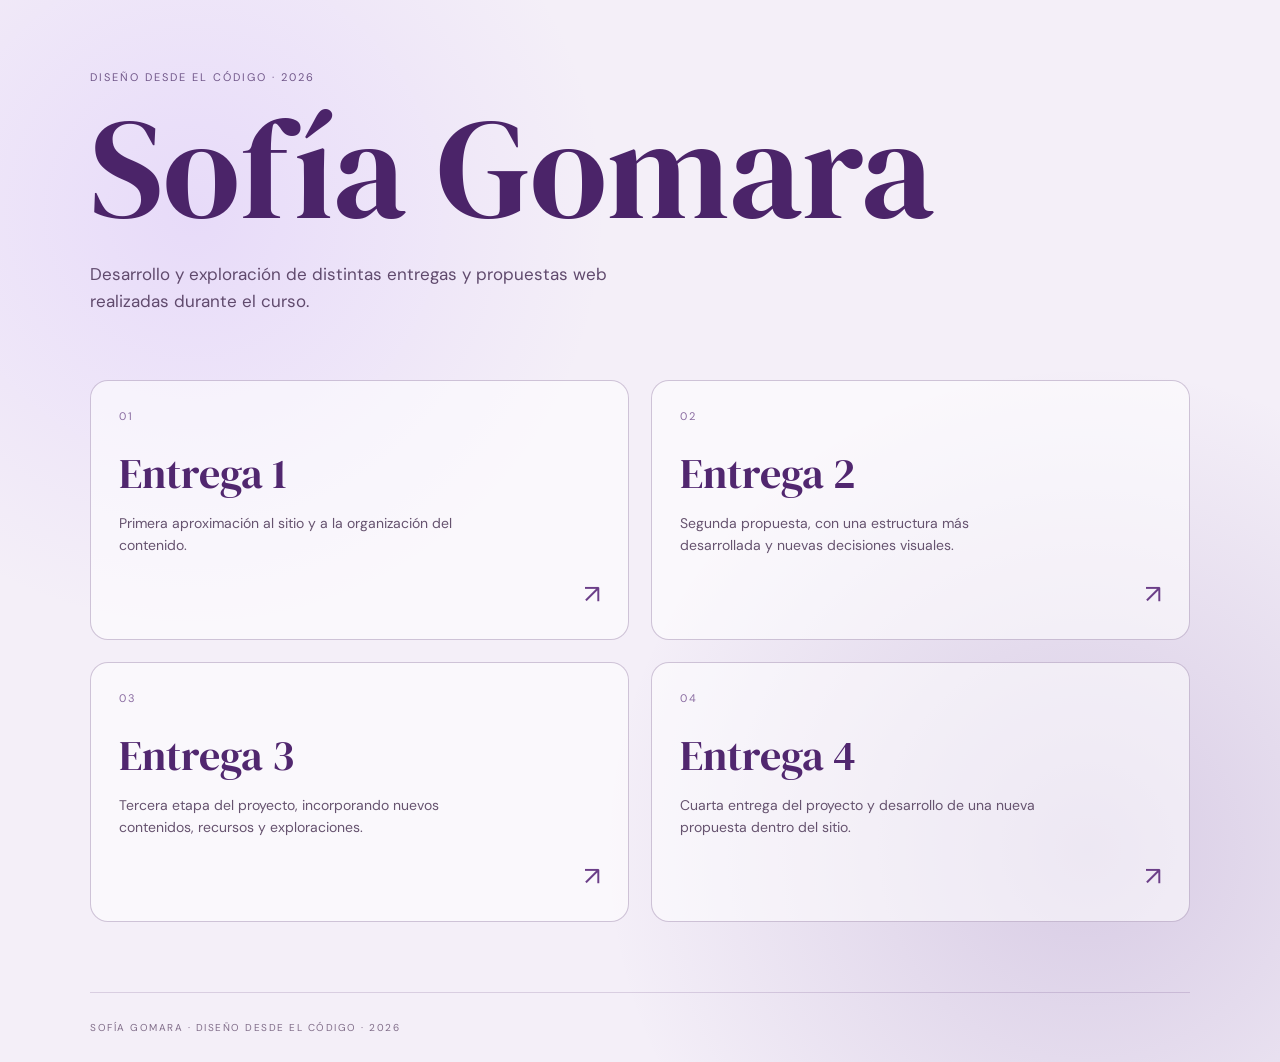
<file: index.html>
<!DOCTYPE html>
<html lang="es">

<head>
  <meta charset="UTF-8">
  <meta name="viewport" content="width=device-width, initial-scale=1.0">

  <title>Sofía Gomara · Diseño desde el Código</title>

  <link rel="stylesheet" href="./style.css?v=11">
</head>

<body>

  <main class="portada">

    <p class="curso">Diseño desde el Código · 2026</p>

    <h1>Sofía Gomara</h1>

    <p class="bajada">
      Desarrollo y exploración de distintas entregas y propuestas web realizadas durante el curso.
    </p>

    <div class="versiones">

      <!-- ENTREGA 1 -->
      <a class="tarjeta" href="entrega 1/index.html">

        <span class="numero">01</span>

        <div>
          <h2>Entrega 1</h2>

          <p>
            Primera aproximación al sitio y a la organización del contenido.
          </p>
        </div>

        <span class="flecha">↗</span>

      </a>


      <!-- ENTREGA 2 -->
      <a class="tarjeta" href="entrega 2/index.html">

        <span class="numero">02</span>

        <div>
          <h2>Entrega 2</h2>

          <p>
            Segunda propuesta, con una estructura más desarrollada y nuevas decisiones visuales.
          </p>
        </div>

        <span class="flecha">↗</span>

      </a>


      <!-- ENTREGA 3 -->
      <a class="tarjeta" href="entrega 3/index.html">

        <span class="numero">03</span>

        <div>
          <h2>Entrega 3</h2>

          <p>
            Tercera etapa del proyecto, incorporando nuevos contenidos, recursos y exploraciones.
          </p>
        </div>

        <span class="flecha">↗</span>

      </a>


      <!-- ENTREGA 4 -->
      <a class="tarjeta" href="entrega 4/index.html">

        <span class="numero">04</span>

        <div>
          <h2>Entrega 4</h2>

          <p>
            Cuarta entrega del proyecto y desarrollo de una nueva propuesta dentro del sitio.
          </p>
        </div>

        <span class="flecha">↗</span>

      </a>

    </div>

  </main>


  <footer>
    Sofía Gomara · Diseño desde el Código · 2026
  </footer>

</body>

</html>
</file>
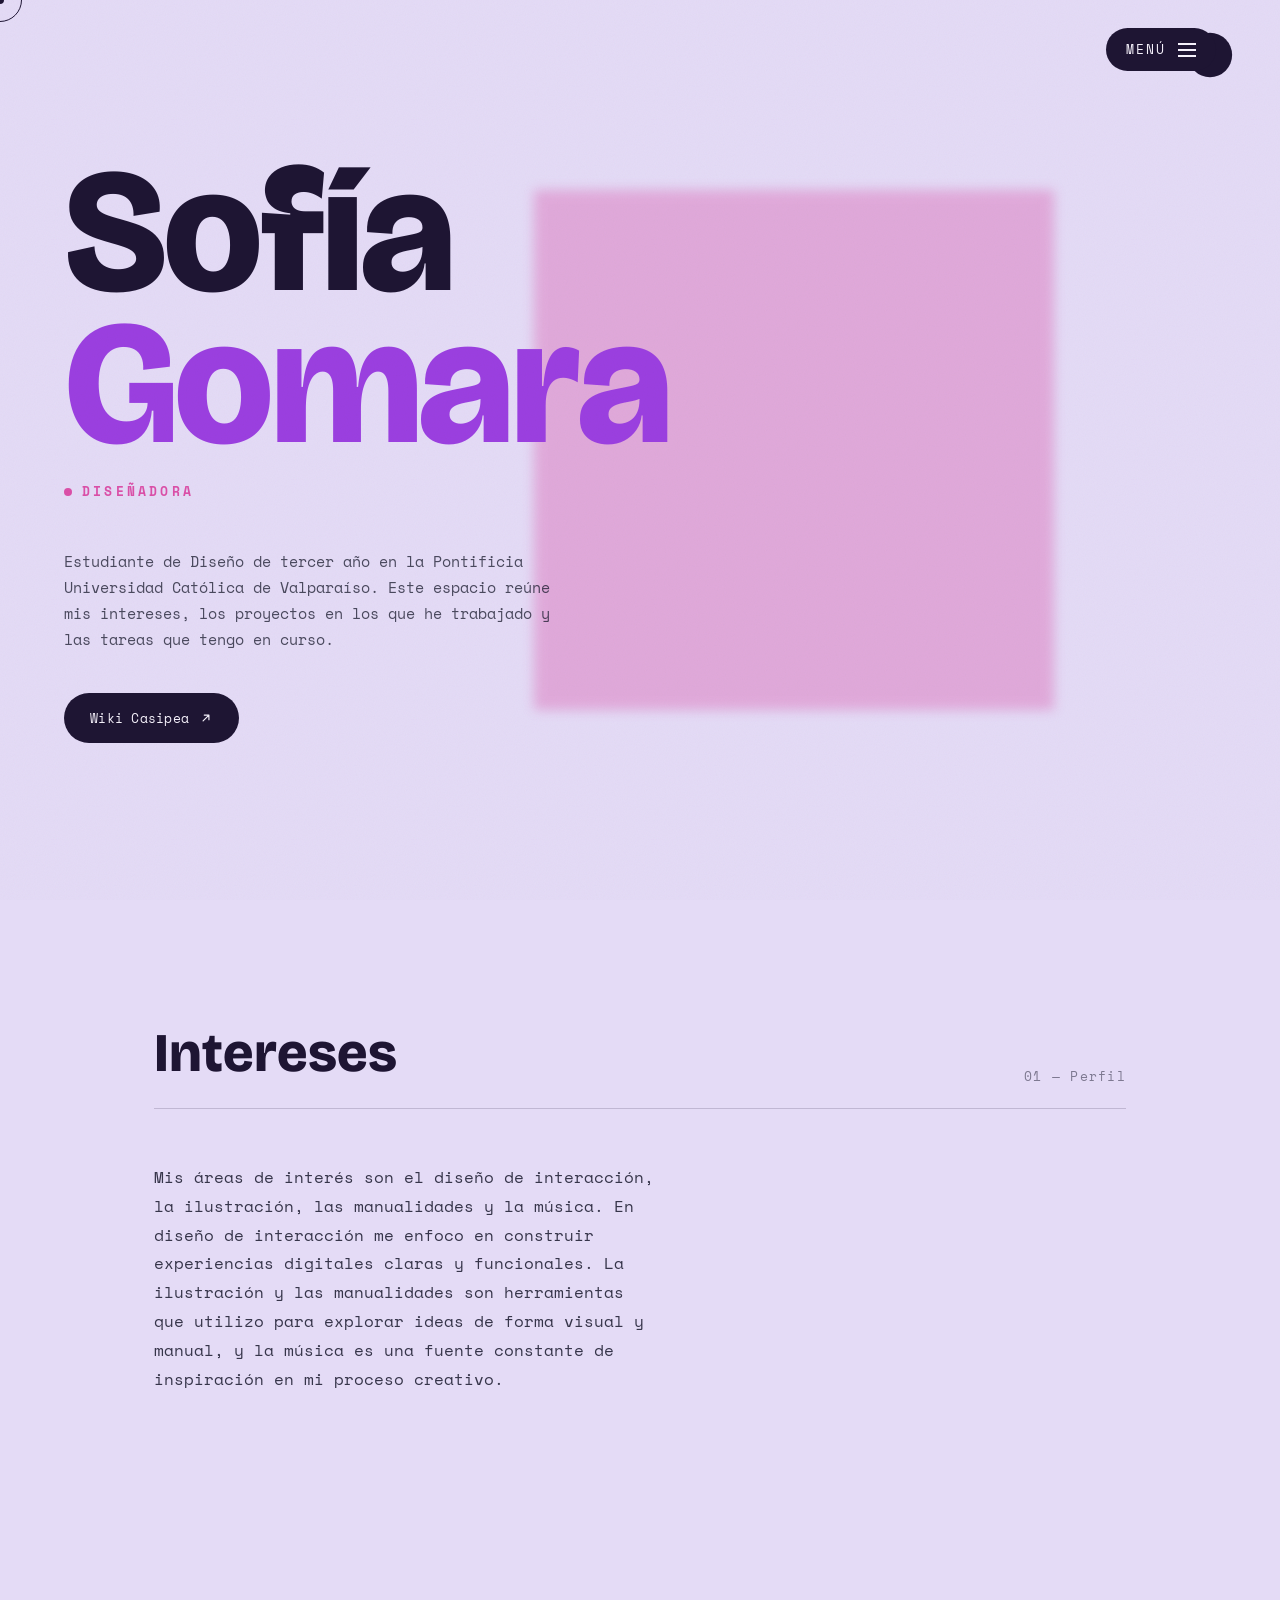
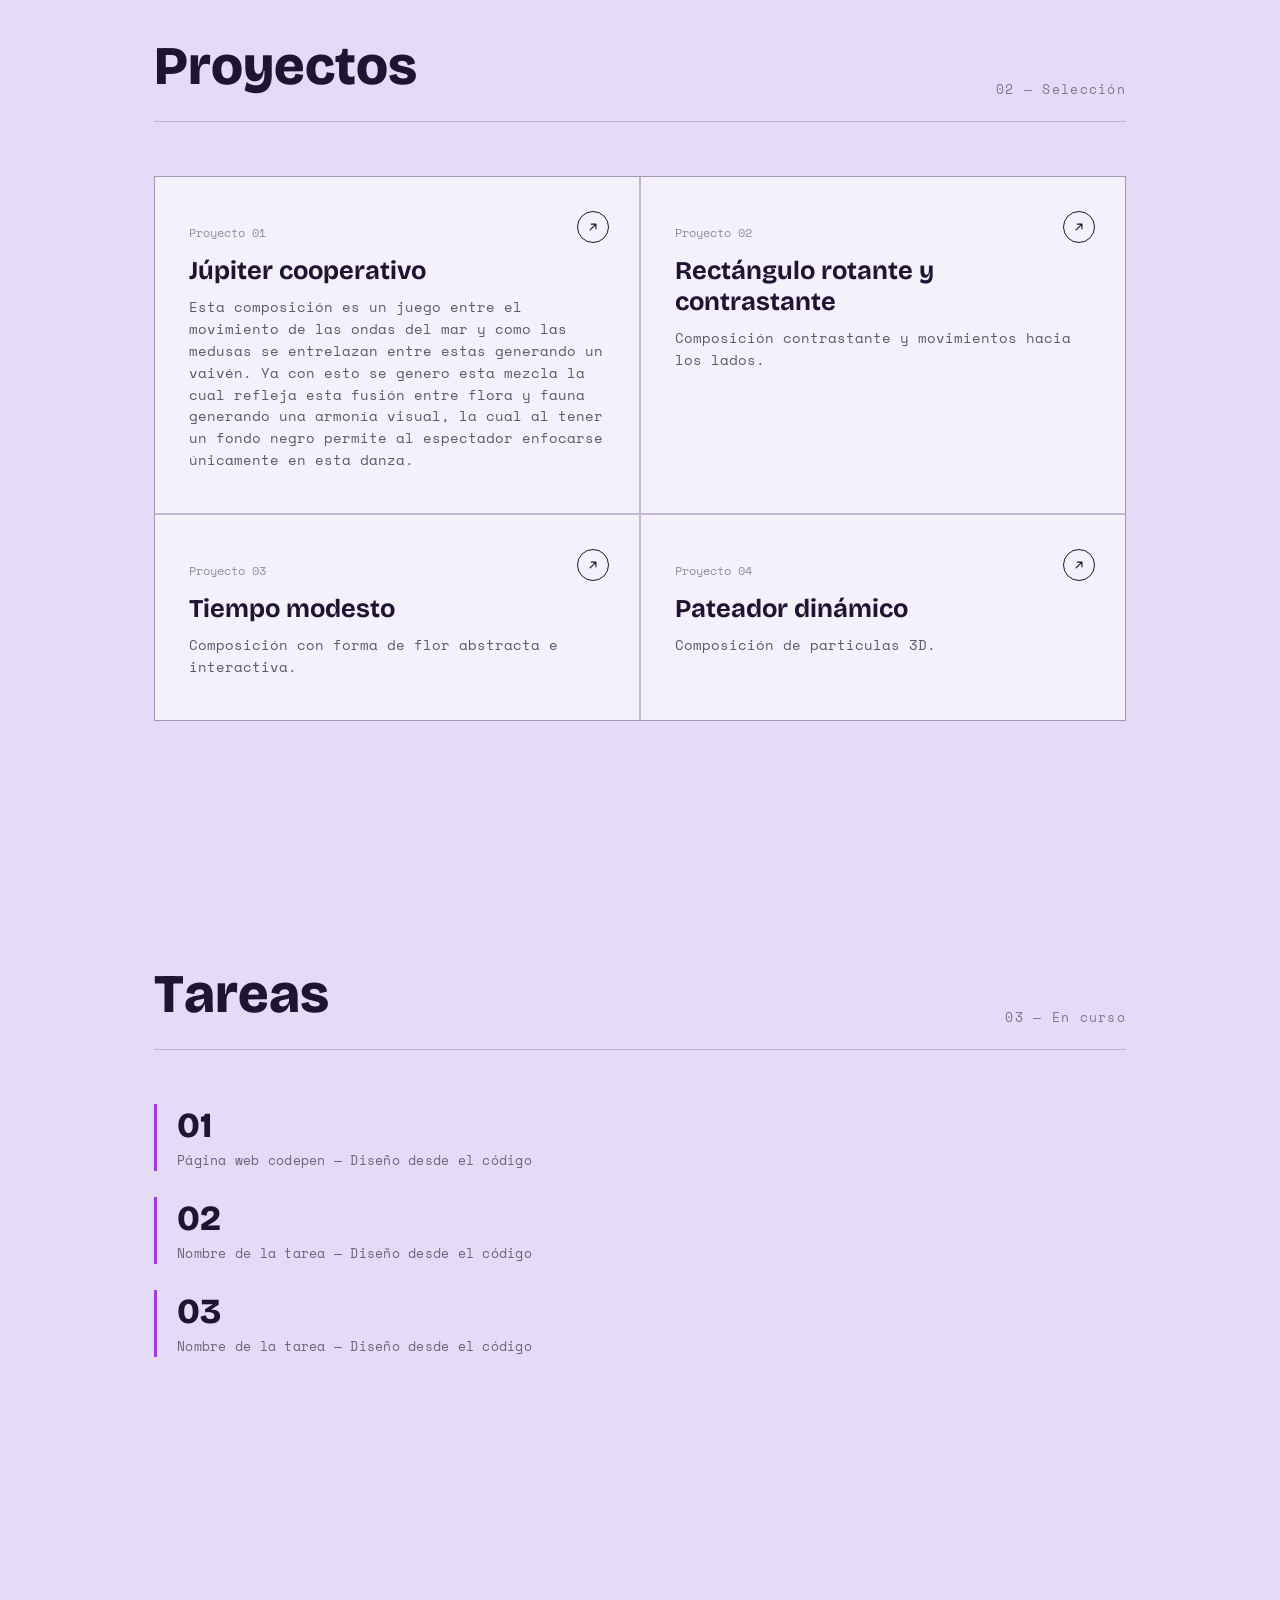
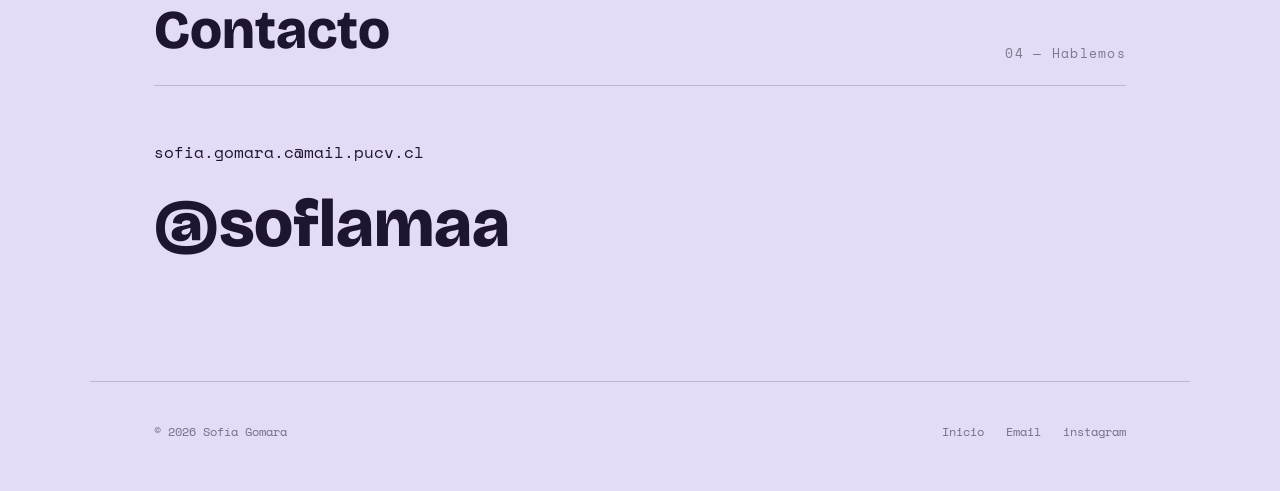
<file: entrega 1/index.html>
<!DOCTYPE html>
<html lang="es">
<head>
<meta charset="UTF-8">
<meta name="viewport" content="width=device-width, initial-scale=1.0">
<title>Sofía Gomara</title>
<link rel="preconnect" href="https://fonts.googleapis.com">
<link rel="preconnect" href="https://fonts.gstatic.com" crossorigin>
<link href="https://fonts.googleapis.com/css2?family=Bricolage+Grotesque:opsz,wght@12..96,400;12..96,500;12..96,700;12..96,800&family=Space+Mono:wght@400;700&display=swap" rel="stylesheet">
<link rel="stylesheet" href="style.css">
</head>
<body>

<div id="grain"></div>
<div id="cursor-dot"></div>
<div id="cursor-ring"></div>

<header>
  <button class="menu-toggle" id="menuToggle" aria-expanded="false" aria-controls="overlay">
    Menú
    <span class="bars"><span></span><span></span><span></span></span>
  </button>
</header>

<div id="overlay">
  <nav>
    <a href="#intereses" class="nav-link"><span>01</span>Intereses</a>
    <a href="#proyectos" class="nav-link"><span>02</span>Proyectos</a>
    <a href="#tareas" class="nav-link"><span>03</span>Tareas</a>
  </nav>
  <div class="overlay-foot">Sofía Gomara — Valparaíso, Chile</div>
</div>

<main>
  <section id="inicio">
    <div class="blob"></div>
    <div class="hero-name-wrap">
      <h1 class="hero-name" id="heroName"></h1>
    </div>
    <p class="eyebrow">Diseñadora</p>
    <p class="hero-sub">Estudiante de Diseño de tercer año en la Pontificia Universidad Católica de Valparaíso. Este espacio reúne mis intereses, los proyectos en los que he trabajado y las tareas que tengo en curso.</p>
    <div class="hero-actions">
      <a class="btn-link" id="magneticBtn" href="https://wiki.ead.pucv.cl/Sofia_gomara" target="_blank" rel="noopener">
        Wiki Casipea
        <svg viewBox="0 0 24 24" fill="none"><path d="M7 17L17 7M17 7H9M17 7V15" stroke="currentColor" stroke-width="2" stroke-linecap="round" stroke-linejoin="round"/></svg>
      </a>
    </div>
  </section>

  <section class="block" id="intereses">
    <div class="block-head">
      <h2>Intereses</h2>
      <span class="index">01 — Perfil</span>
    </div>
    <div class="about-grid">
      <div data-reveal="left">
        <p>Mis áreas de interés son el diseño de interacción, la ilustración, las manualidades y la música. En diseño de interacción me enfoco en construir experiencias digitales claras y funcionales. La ilustración y las manualidades son herramientas que utilizo para explorar ideas de forma visual y manual, y la música es una fuente constante de inspiración en mi proceso creativo.</p>
        
      </div>
      <div class="stat-list" data-reveal="right">
        
      
    </div>
  </section>

  <section class="block" id="proyectos">
    <div class="block-head">
      <h2>Proyectos</h2>
      <span class="index">02 — Selección</span>
    </div>
    <div class="work-grid">
      <a class="work-card" data-reveal="up" href="https://editor.p5js.org/soflamaa/sketches/pmYKbXhci" target="_blank" rel="noopener">
        <span class="wc-index">Proyecto 01</span>
        <h3>Júpiter cooperativo</h3>
        <p>Esta composición es un juego entre el movimiento de las ondas del
mar y como las medusas se entrelazan entre estas generando un
vaivén.
Ya con esto se genero esta mezcla la cual refleja esta fusión entre
flora y fauna generando una armonía visual, la cual al tener un fondo
negro permite al espectador enfocarse únicamente en esta danza.
</p>
        <div class="wc-arrow"><svg width="14" height="14" viewBox="0 0 24 24" fill="none"><path d="M7 17L17 7M17 7H9M17 7V15" stroke="#1E1533" stroke-width="2" stroke-linecap="round"/></svg></div>
      </a>
      <a class="work-card" data-reveal="up" href="https://editor.p5js.org/soflamaa/sketches/VrFbwadEr" target="_blank" rel="noopener">
        <span class="wc-index">Proyecto 02</span>
        <h3>Rectángulo rotante y contrastante</h3>
        <p>Composición contrastante y movimientos hacia los lados.</p>
        <div class="wc-arrow"><svg width="14" height="14" viewBox="0 0 24 24" fill="none"><path d="M7 17L17 7M17 7H9M17 7V15" stroke="#1E1533" stroke-width="2" stroke-linecap="round"/></svg></div>
      </a>
      <a class="work-card" data-reveal="up" href="https://editor.p5js.org/soflamaa/sketches/2BgbhHcT5" target="_blank" rel="noopener">
        <span class="wc-index">Proyecto 03</span>
        <h3>Tiempo modesto</h3>
        <p>Composición con forma de flor abstracta e interactiva.</p>
        <div class="wc-arrow"><svg width="14" height="14" viewBox="0 0 24 24" fill="none"><path d="M7 17L17 7M17 7H9M17 7V15" stroke="#1E1533" stroke-width="2" stroke-linecap="round"/></svg></div>
      </a>
      <a class="work-card" data-reveal="up" href="https://editor.p5js.org/soflamaa/sketches/awr6er-CM" target="_blank" rel="noopener">
        <span class="wc-index">Proyecto 04</span>
        <h3>Pateador dinámico</h3>
        <p>Composición de particulas 3D.</p>
        <div class="wc-arrow"><svg width="14" height="14" viewBox="0 0 24 24" fill="none"><path d="M7 17L17 7M17 7H9M17 7V15" stroke="#1E1533" stroke-width="2" stroke-linecap="round"/></svg></div>
      </a>
    </div>
  </section>

  <section class="block" id="tareas">
    <div class="block-head">
      <h2>Tareas</h2>
      <span class="index">03 — En curso</span>
    </div>
    <div class="stat-list" data-reveal="left" style="max-width:640px;">
      <a class="stat" href="https://codepen.io/editor/pen?tour=welcome" target="_blank" rel="noopener"><span class="num">01</span><span class="label">Página web codepen — Diseño desde el código</span></a>
      <a class="stat" href="https://tu-link-tarea-2.com" target="_blank" rel="noopener"><span class="num">02</span><span class="label">Nombre de la tarea — Diseño desde el código</span></a>
      <a class="stat" href="https://tu-link-tarea-3.com" target="_blank" rel="noopener"><span class="num">03</span><span class="label">Nombre de la tarea — Diseño desde el código</span></a>
    </div>
  </section>

  <section class="block" id="contacto">
    <div class="block-head">
      <h2>Contacto</h2>
      <span class="index">04 — Hablemos</span>
    </div>
    <div class="contact-inner" data-reveal="up">
    sofia.gomara.c@mail.pucv.cl
      <a class="big-link" href="https://www.instagram.com/soflamaa/" target="_blank" rel="noopener">@soflamaa</a>
    </div>
  </section>
</main>

<footer>
  <span>© 2026 Sofía Gomara</span>
  <div class="footer-links">
    <a href="#inicio">Inicio</a>
    <a href="mailto:sofia.gomara@email.com">Email</a>
    <a href="https://www.instagram.com/soflamaa/" target="_blank" rel="noopener">instagram</a>
  </div>
</footer>

<script src="script.js"></script>

</body>
</html>
</file>
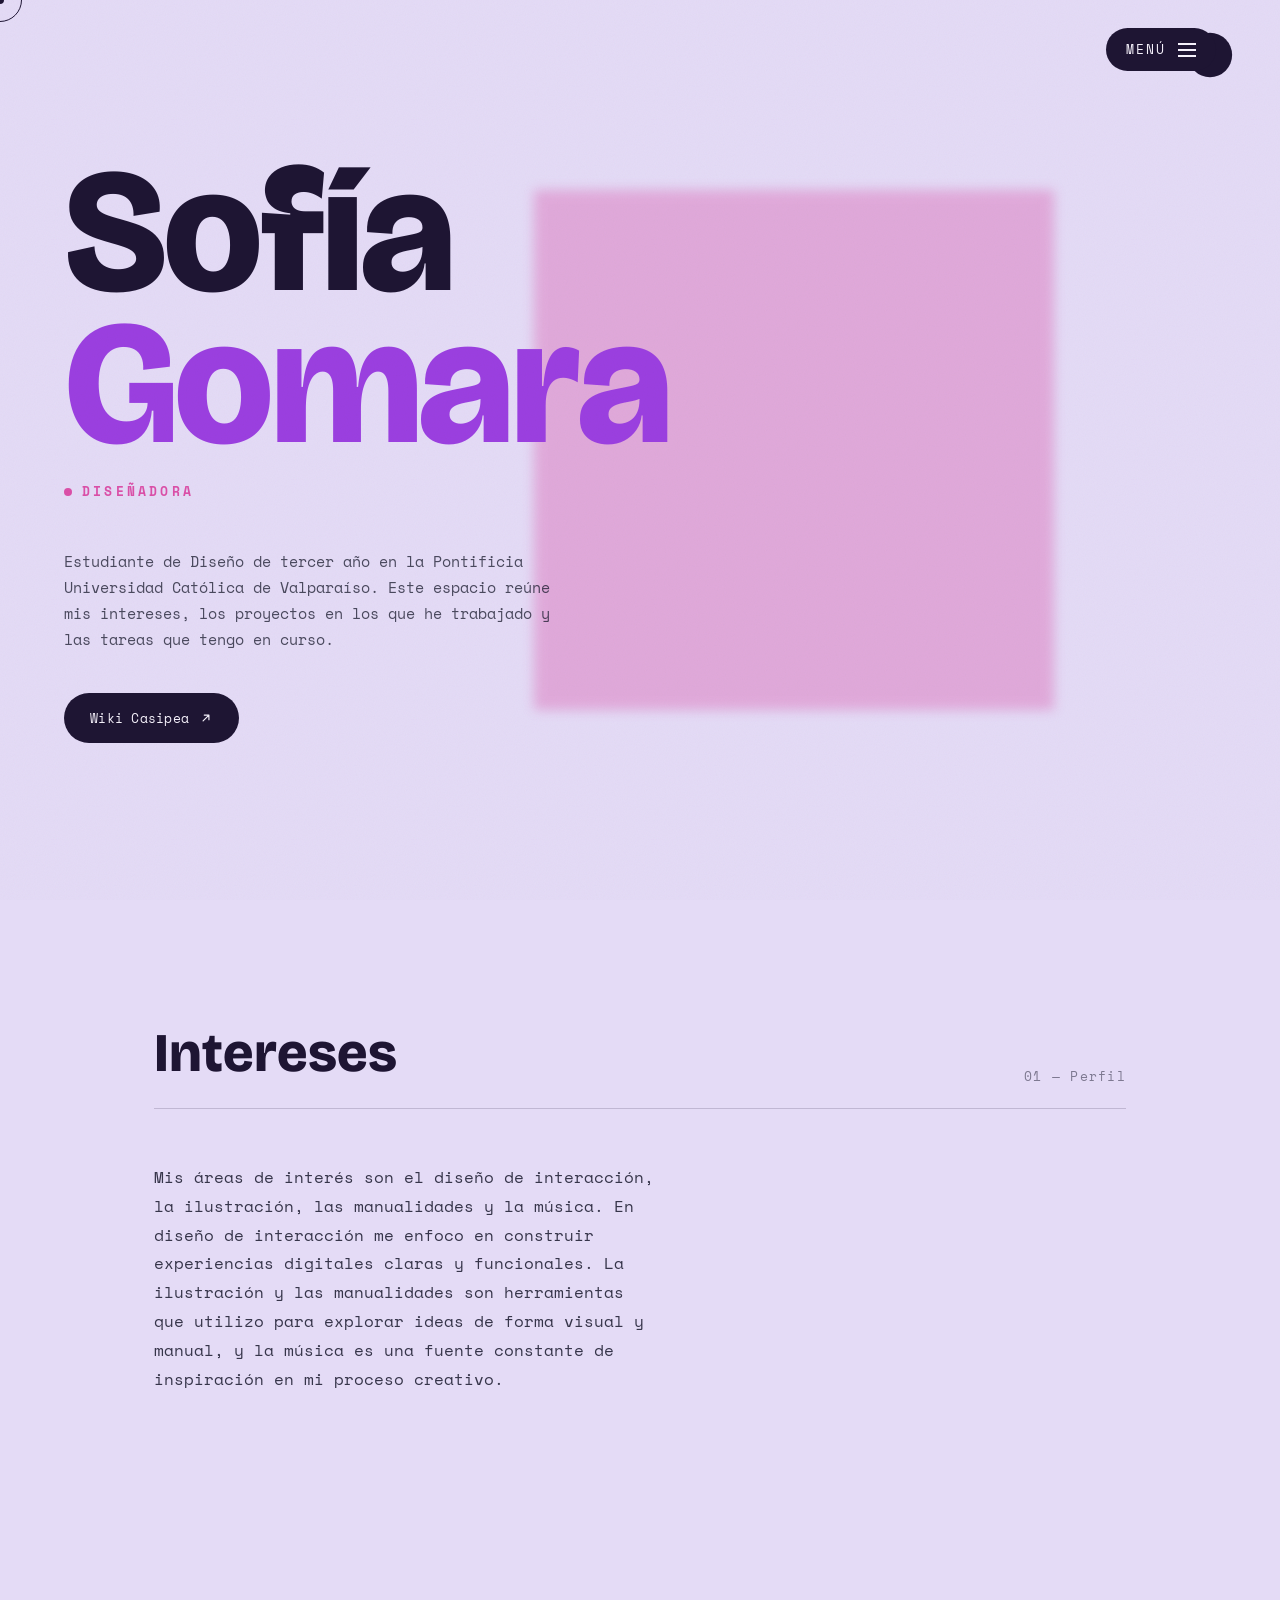
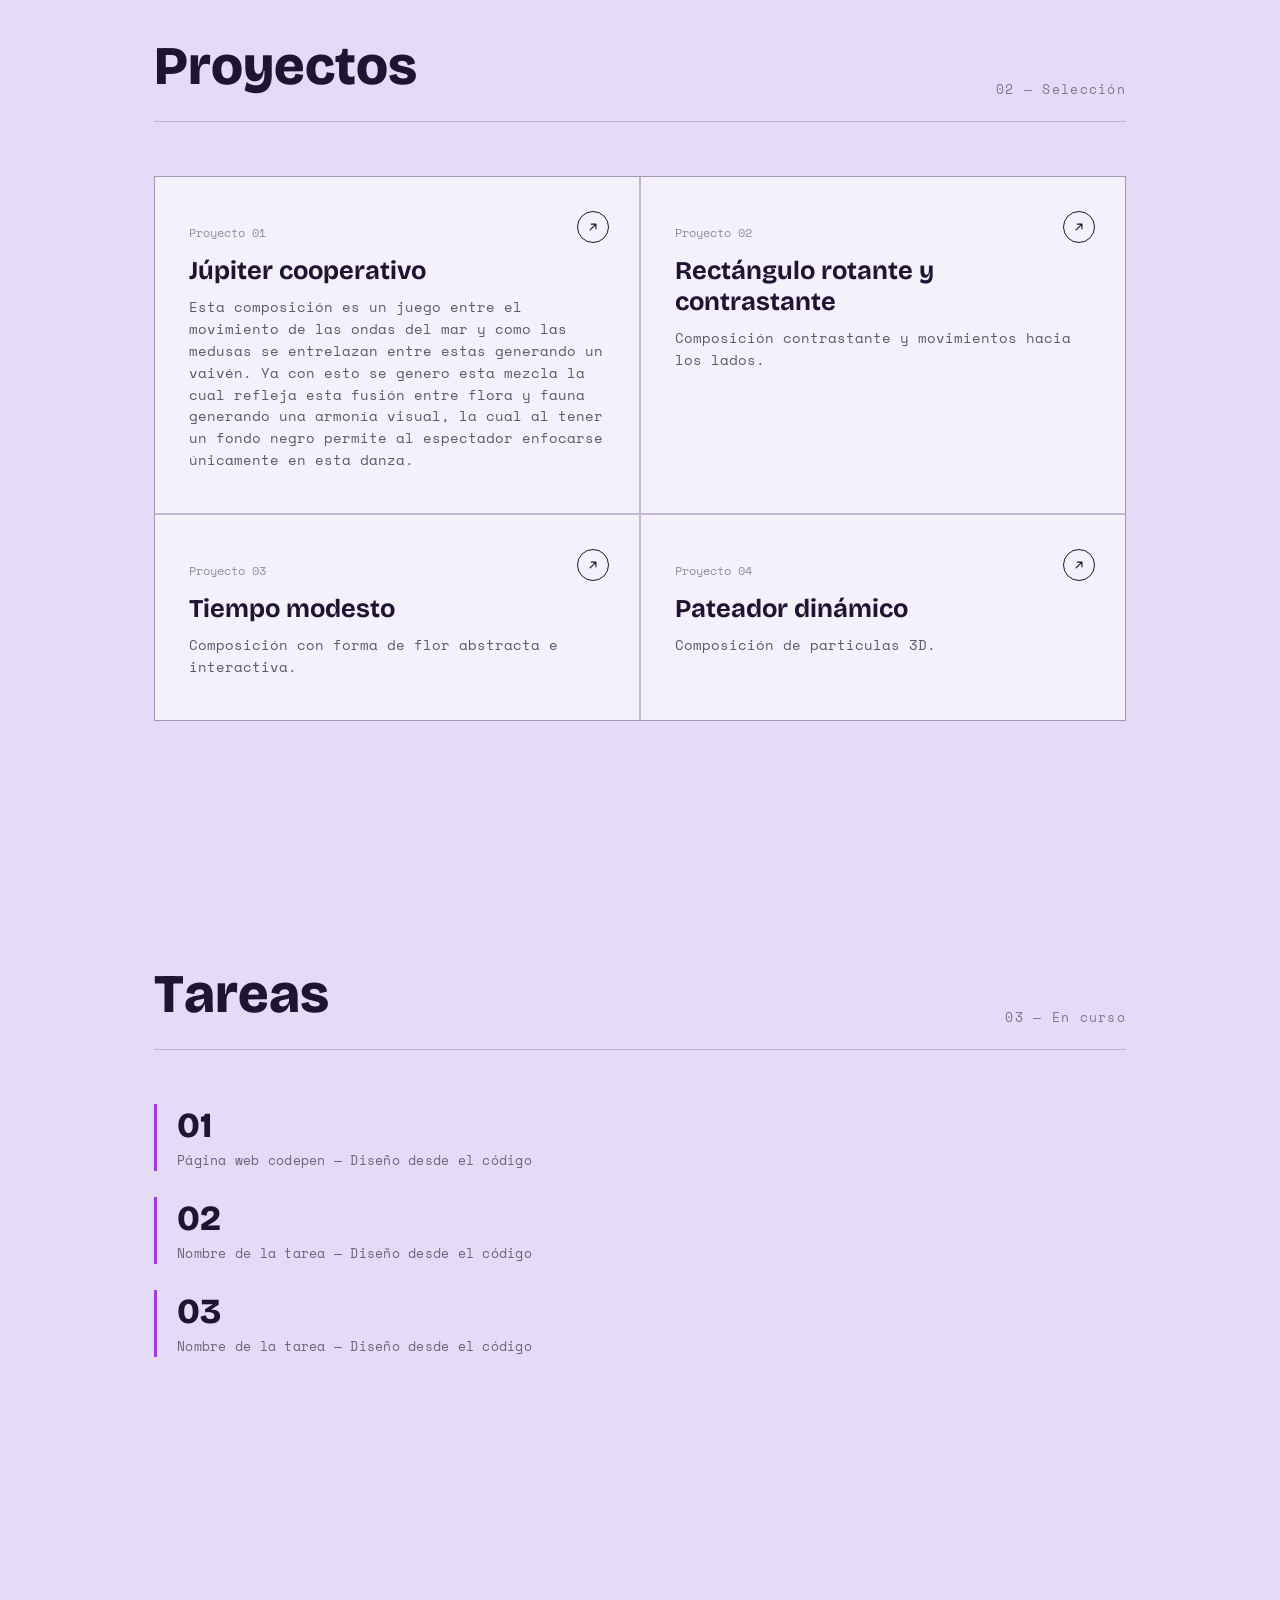
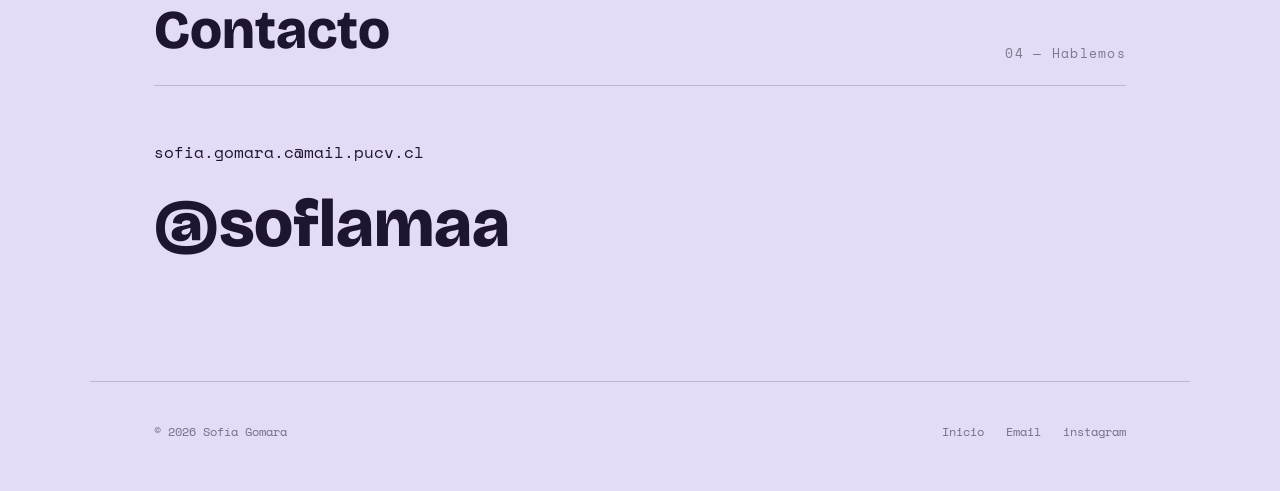
<file: entrega 2/index.html>
<!DOCTYPE html>
<html lang="es">
<head>
<meta charset="UTF-8">
<meta name="viewport" content="width=device-width, initial-scale=1.0">
<title>Sofía Gomara</title>
<link rel="preconnect" href="https://fonts.googleapis.com">
<link rel="preconnect" href="https://fonts.gstatic.com" crossorigin>
<link href="https://fonts.googleapis.com/css2?family=Bricolage+Grotesque:opsz,wght@12..96,400;12..96,500;12..96,700;12..96,800&family=Space+Mono:wght@400;700&display=swap" rel="stylesheet">
<link rel="stylesheet" href="style.css">
</head>
<body>

<div id="grain"></div>
<div id="cursor-dot"></div>
<div id="cursor-ring"></div>

<header>
  <button class="menu-toggle" id="menuToggle" aria-expanded="false" aria-controls="overlay">
    Menú
    <span class="bars"><span></span><span></span><span></span></span>
  </button>
</header>

<div id="overlay">
  <nav>
    <a href="#intereses" class="nav-link"><span>01</span>Intereses</a>
    <a href="#proyectos" class="nav-link"><span>02</span>Proyectos</a>
    <a href="#tareas" class="nav-link"><span>03</span>Tareas</a>
  </nav>
  <div class="overlay-foot">Sofía Gomara — Valparaíso, Chile</div>
</div>

<main>
  <section id="inicio">
    <div class="blob"></div>
    <div class="hero-name-wrap">
      <h1 class="hero-name" id="heroName"></h1>
    </div>
    <p class="eyebrow">Diseñadora</p>
    <p class="hero-sub">Estudiante de Diseño de tercer año en la Pontificia Universidad Católica de Valparaíso. Este espacio reúne mis intereses, los proyectos en los que he trabajado y las tareas que tengo en curso.</p>
    <div class="hero-actions">
      <a class="btn-link" id="magneticBtn" href="https://wiki.ead.pucv.cl/Sofia_gomara" target="_blank" rel="noopener">
        Wiki Casipea
        <svg viewBox="0 0 24 24" fill="none"><path d="M7 17L17 7M17 7H9M17 7V15" stroke="currentColor" stroke-width="2" stroke-linecap="round" stroke-linejoin="round"/></svg>
      </a>
    </div>
  </section>

  <section class="block" id="intereses">
    <div class="block-head">
      <h2>Intereses</h2>
      <span class="index">01 — Perfil</span>
    </div>
    <div class="about-grid">
      <div data-reveal="left">
        <p>Mis áreas de interés son el diseño de interacción, la ilustración, las manualidades y la música. En diseño de interacción me enfoco en construir experiencias digitales claras y funcionales. La ilustración y las manualidades son herramientas que utilizo para explorar ideas de forma visual y manual, y la música es una fuente constante de inspiración en mi proceso creativo.</p>
      </div>
      <div class="stat-list" data-reveal="right">
      </div>
    </div>
  </section>

  <section class="block" id="proyectos">
    <div class="block-head">
      <h2>Proyectos</h2>
      <span class="index">02 — Selección</span>
    </div>
    <div class="work-grid">
      <a class="work-card" data-reveal="up" href="proyecto-1.html">
        <span class="wc-index">Proyecto 01</span>
        <h3>Júpiter cooperativo</h3>
        <p>Esta composición es un juego entre el movimiento de las ondas del
mar y como las medusas se entrelazan entre estas generando un
vaivén.
Ya con esto se genero esta mezcla la cual refleja esta fusión entre
flora y fauna generando una armonía visual, la cual al tener un fondo
negro permite al espectador enfocarse únicamente en esta danza.
</p>
        <div class="wc-arrow"><svg width="14" height="14" viewBox="0 0 24 24" fill="none"><path d="M7 17L17 7M17 7H9M17 7V15" stroke="#1E1533" stroke-width="2" stroke-linecap="round"/></svg></div>
      </a>
      <a class="work-card" data-reveal="up" href="proyecto-2.html">
        <span class="wc-index">Proyecto 02</span>
        <h3>Rectángulo rotante y contrastante</h3>
        <p>Composición contrastante y movimientos hacia los lados.</p>
        <div class="wc-arrow"><svg width="14" height="14" viewBox="0 0 24 24" fill="none"><path d="M7 17L17 7M17 7H9M17 7V15" stroke="#1E1533" stroke-width="2" stroke-linecap="round"/></svg></div>
      </a>
      <a class="work-card" data-reveal="up" href="proyecto-3.html">
        <span class="wc-index">Proyecto 03</span>
        <h3>Tiempo modesto</h3>
        <p>Composición con forma de flor abstracta e interactiva.</p>
        <div class="wc-arrow"><svg width="14" height="14" viewBox="0 0 24 24" fill="none"><path d="M7 17L17 7M17 7H9M17 7V15" stroke="#1E1533" stroke-width="2" stroke-linecap="round"/></svg></div>
      </a>
      <a class="work-card" data-reveal="up" href="proyecto-4.html">
        <span class="wc-index">Proyecto 04</span>
        <h3>Pateador dinámico</h3>
        <p>Composición de particulas 3D.</p>
        <div class="wc-arrow"><svg width="14" height="14" viewBox="0 0 24 24" fill="none"><path d="M7 17L17 7M17 7H9M17 7V15" stroke="#1E1533" stroke-width="2" stroke-linecap="round"/></svg></div>
      </a>
    </div>
  </section>

  <section class="block" id="tareas">
    <div class="block-head">
      <h2>Tareas</h2>
      <span class="index">03 — En curso</span>
    </div>
    <div class="stat-list" data-reveal="left" style="max-width:640px;">
      <a class="stat" href="https://codepen.io/editor/pen?tour=welcome" target="_blank" rel="noopener"><span class="num">01</span><span class="label">Página web codepen — Diseño desde el código</span></a>
      <a class="stat" href="https://tu-link-tarea-2.com" target="_blank" rel="noopener"><span class="num">02</span><span class="label">Nombre de la tarea — Diseño desde el código</span></a>
      <a class="stat" href="https://tu-link-tarea-3.com" target="_blank" rel="noopener"><span class="num">03</span><span class="label">Nombre de la tarea — Diseño desde el código</span></a>
    </div>
  </section>

  <section class="block" id="contacto">
    <div class="block-head">
      <h2>Contacto</h2>
      <span class="index">04 — Hablemos</span>
    </div>
    <div class="contact-inner" data-reveal="up">
    sofia.gomara.c@mail.pucv.cl
      <a class="big-link" href="https://www.instagram.com/soflamaa/" target="_blank" rel="noopener">@soflamaa</a>
    </div>
  </section>
</main>

<footer>
  <span>© 2026 Sofía Gomara</span>
  <div class="footer-links">
    <a href="#inicio">Inicio</a>
    <a href="mailto:sofia.gomara@email.com">Email</a>
    <a href="https://www.instagram.com/soflamaa/" target="_blank" rel="noopener">instagram</a>
  </div>
</footer>

<script src="script.js"></script>

</body>
</html>
</file>
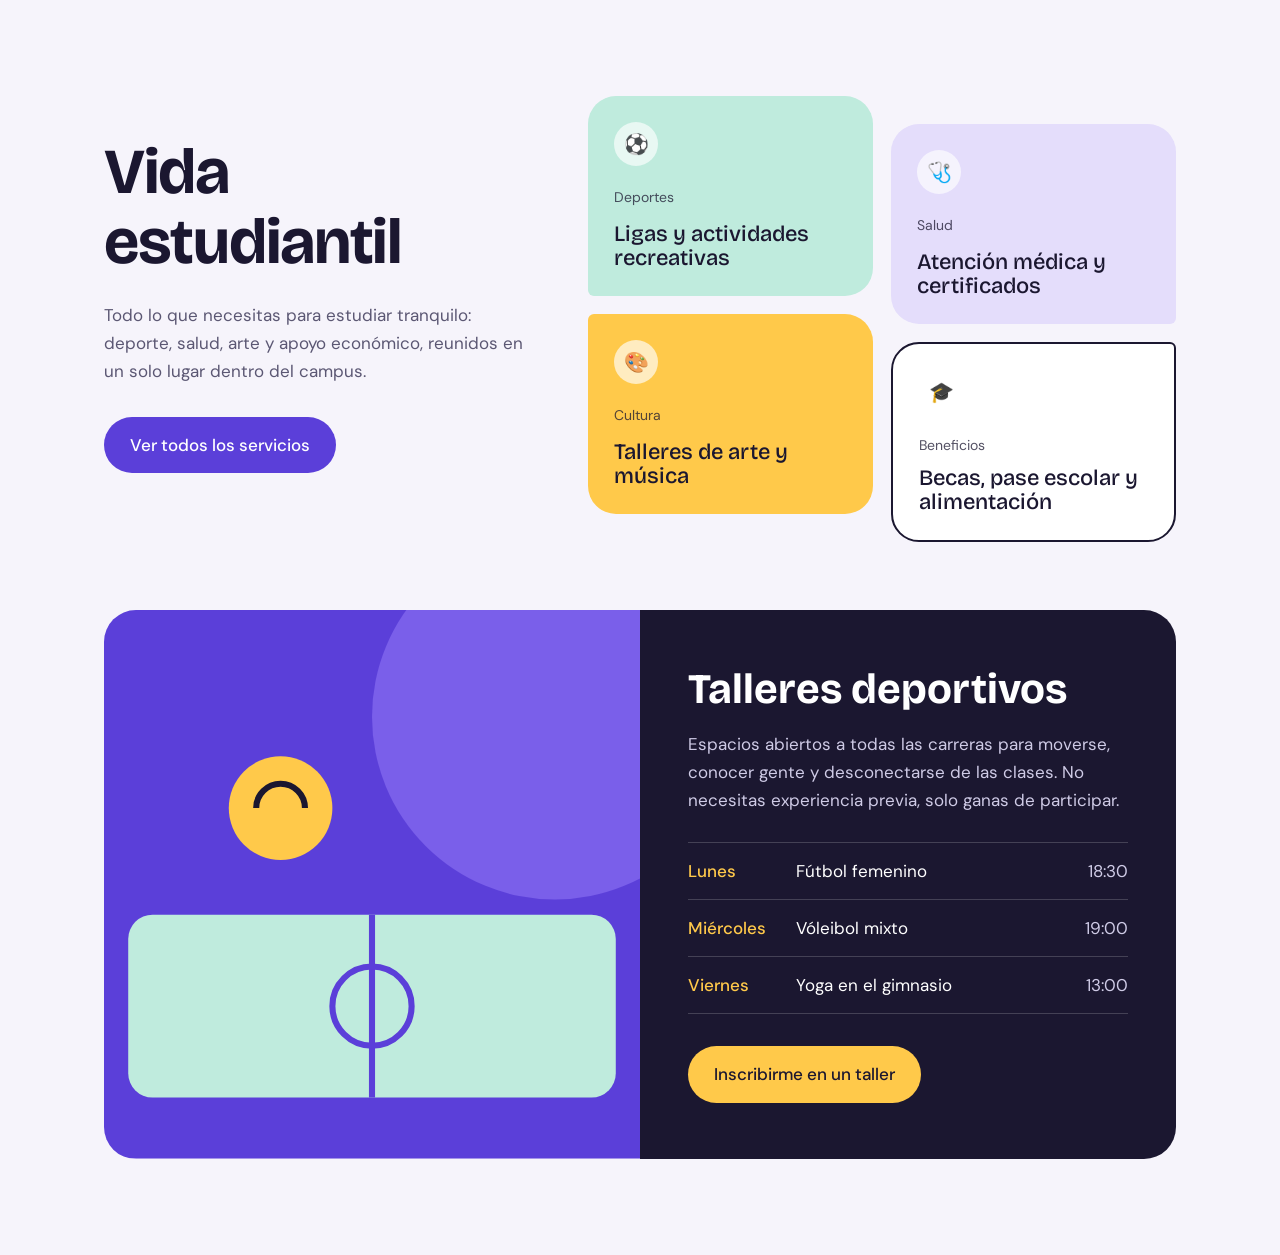
<file: entrega 3/index.html>
<!DOCTYPE html>
<html lang="es">
<head>
<meta charset="utf-8">
<meta name="viewport" content="width=device-width, initial-scale=1">
<title>Vida Estudiantil</title>
<link rel="preconnect" href="https://fonts.googleapis.com">
<link rel="preconnect" href="https://fonts.gstatic.com" crossorigin>
<link href="https://fonts.googleapis.com/css2?family=Bricolage+Grotesque:wght@500;700&family=DM+Sans:wght@400;500&display=swap" rel="stylesheet">
<link rel="stylesheet" href="style.css">
</head>
<body>

<section class="intro">
  <div class="intro-text">
    <h1>Vida estudiantil</h1>
    <p>Todo lo que necesitas para estudiar tranquilo: deporte, salud, arte y apoyo económico, reunidos en un solo lugar dentro del campus.</p>
    <a class="btn" href="#">Ver todos los servicios</a>
  </div>

  <ul class="cards">
    <li class="card c1">
      <span class="icon" aria-hidden="true">⚽</span>
      <span class="label">Deportes</span>
      <h2>Ligas y actividades recreativas</h2>
    </li>
    <li class="card c2">
      <span class="icon" aria-hidden="true">🩺</span>
      <span class="label">Salud</span>
      <h2>Atención médica y certificados</h2>
    </li>
    <li class="card c3">
      <span class="icon" aria-hidden="true">🎨</span>
      <span class="label">Cultura</span>
      <h2>Talleres de arte y música</h2>
    </li>
    <li class="card c4">
      <span class="icon" aria-hidden="true">🎓</span>
      <span class="label">Beneficios</span>
      <h2>Becas, pase escolar y alimentación</h2>
    </li>
  </ul>
</section>

<section class="talleres">
  <div class="art" role="img" aria-label="Ilustración de una cancha con una pelota">
    <svg viewBox="0 0 400 360" preserveAspectRatio="xMidYMid slice">
      <rect width="400" height="360" fill="#5B3FD9"/>
      <circle cx="320" cy="70" r="120" fill="#7A5FEA"/>
      <rect x="40" y="200" width="320" height="120" rx="16" fill="#BFEBDD"/>
      <line x1="200" y1="200" x2="200" y2="320" stroke="#5B3FD9" stroke-width="4"/>
      <circle cx="200" cy="260" r="26" fill="none" stroke="#5B3FD9" stroke-width="4"/>
      <circle cx="140" cy="130" r="34" fill="#FFC94A"/>
      <path d="M124 130a16 16 0 0 1 32 0" fill="none" stroke="#1B1730" stroke-width="4"/>
    </svg>
  </div>

  <div class="panel">
    <h2>Talleres deportivos</h2>
    <p>Espacios abiertos a todas las carreras para moverse, conocer gente y desconectarse de las clases. No necesitas experiencia previa, solo ganas de participar.</p>

    <ul class="horarios">
      <li><strong>Lunes</strong> Fútbol femenino <time>18:30</time></li>
      <li><strong>Miércoles</strong> Vóleibol mixto <time>19:00</time></li>
      <li><strong>Viernes</strong> Yoga en el gimnasio <time>13:00</time></li>
    </ul>

    <a class="btn btn-light" href="#">Inscribirme en un taller</a>
  </div>
</section>

</body>
</html>
</file>
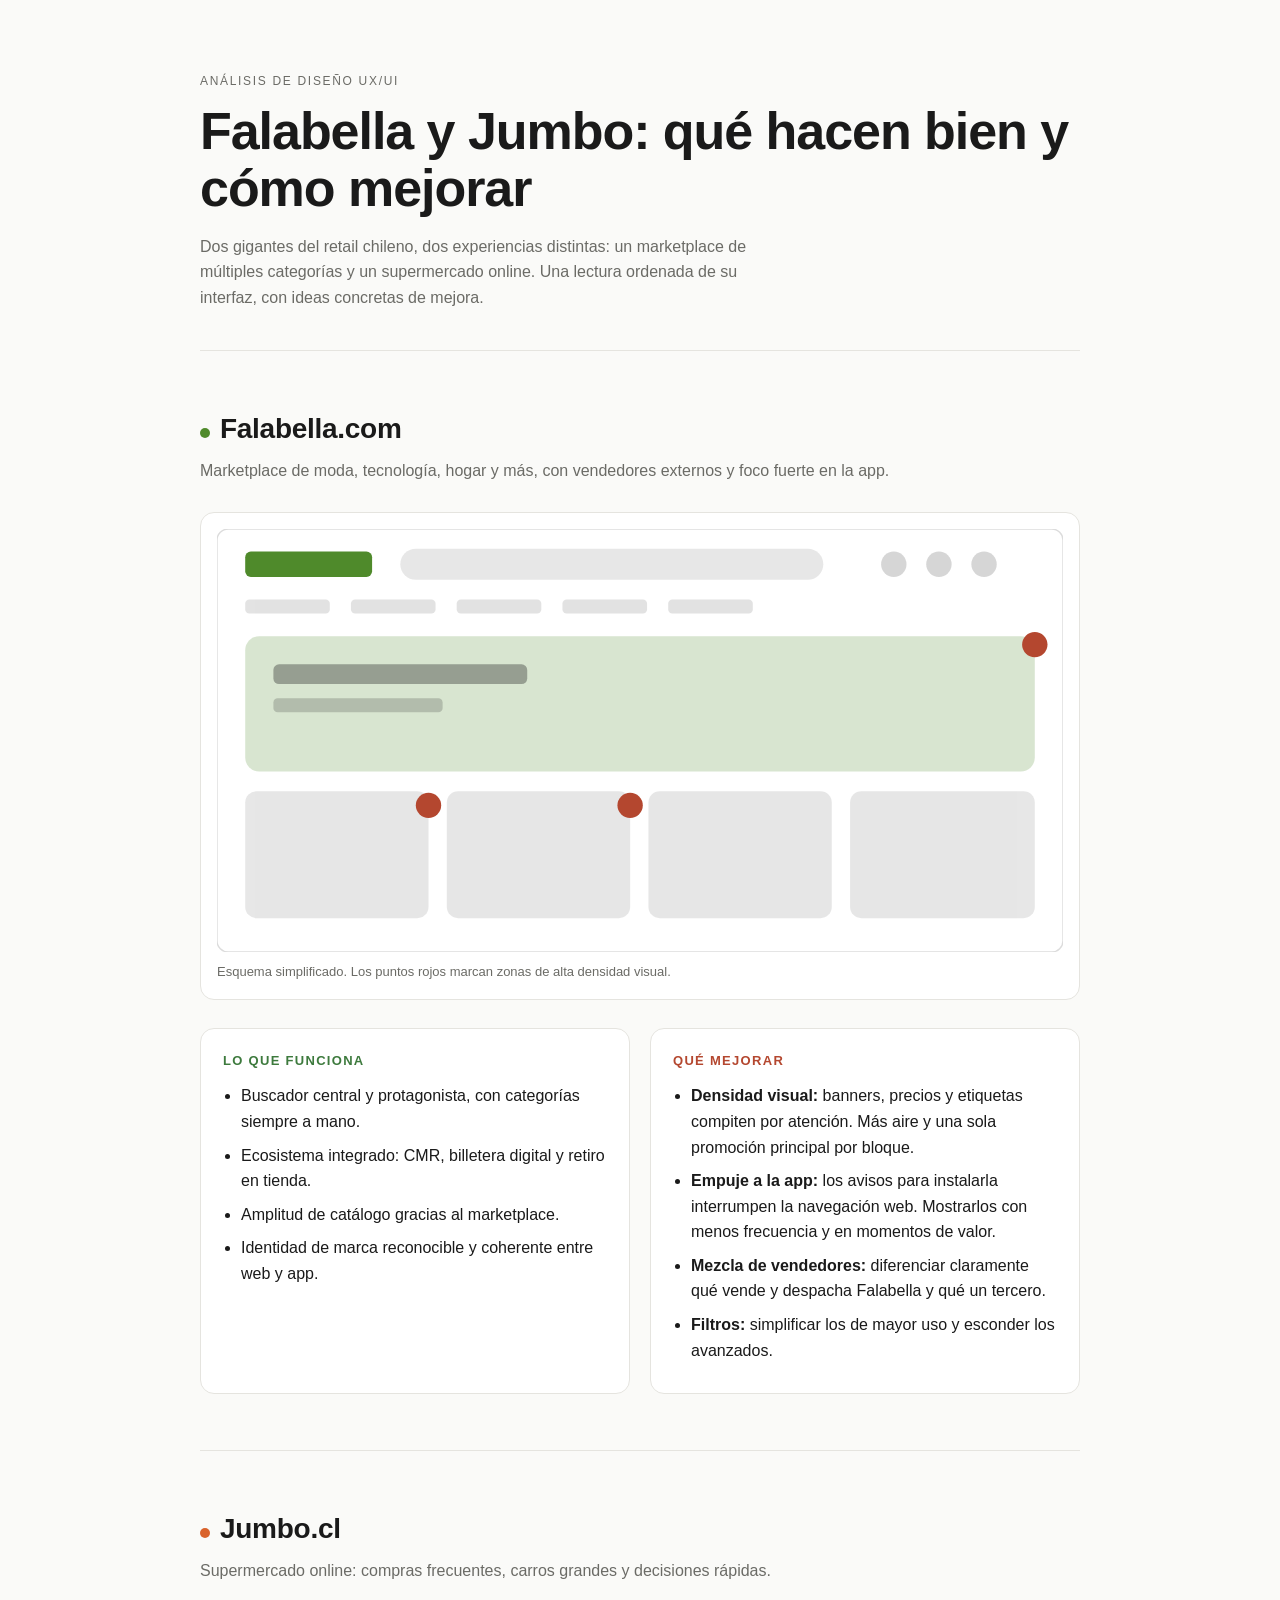
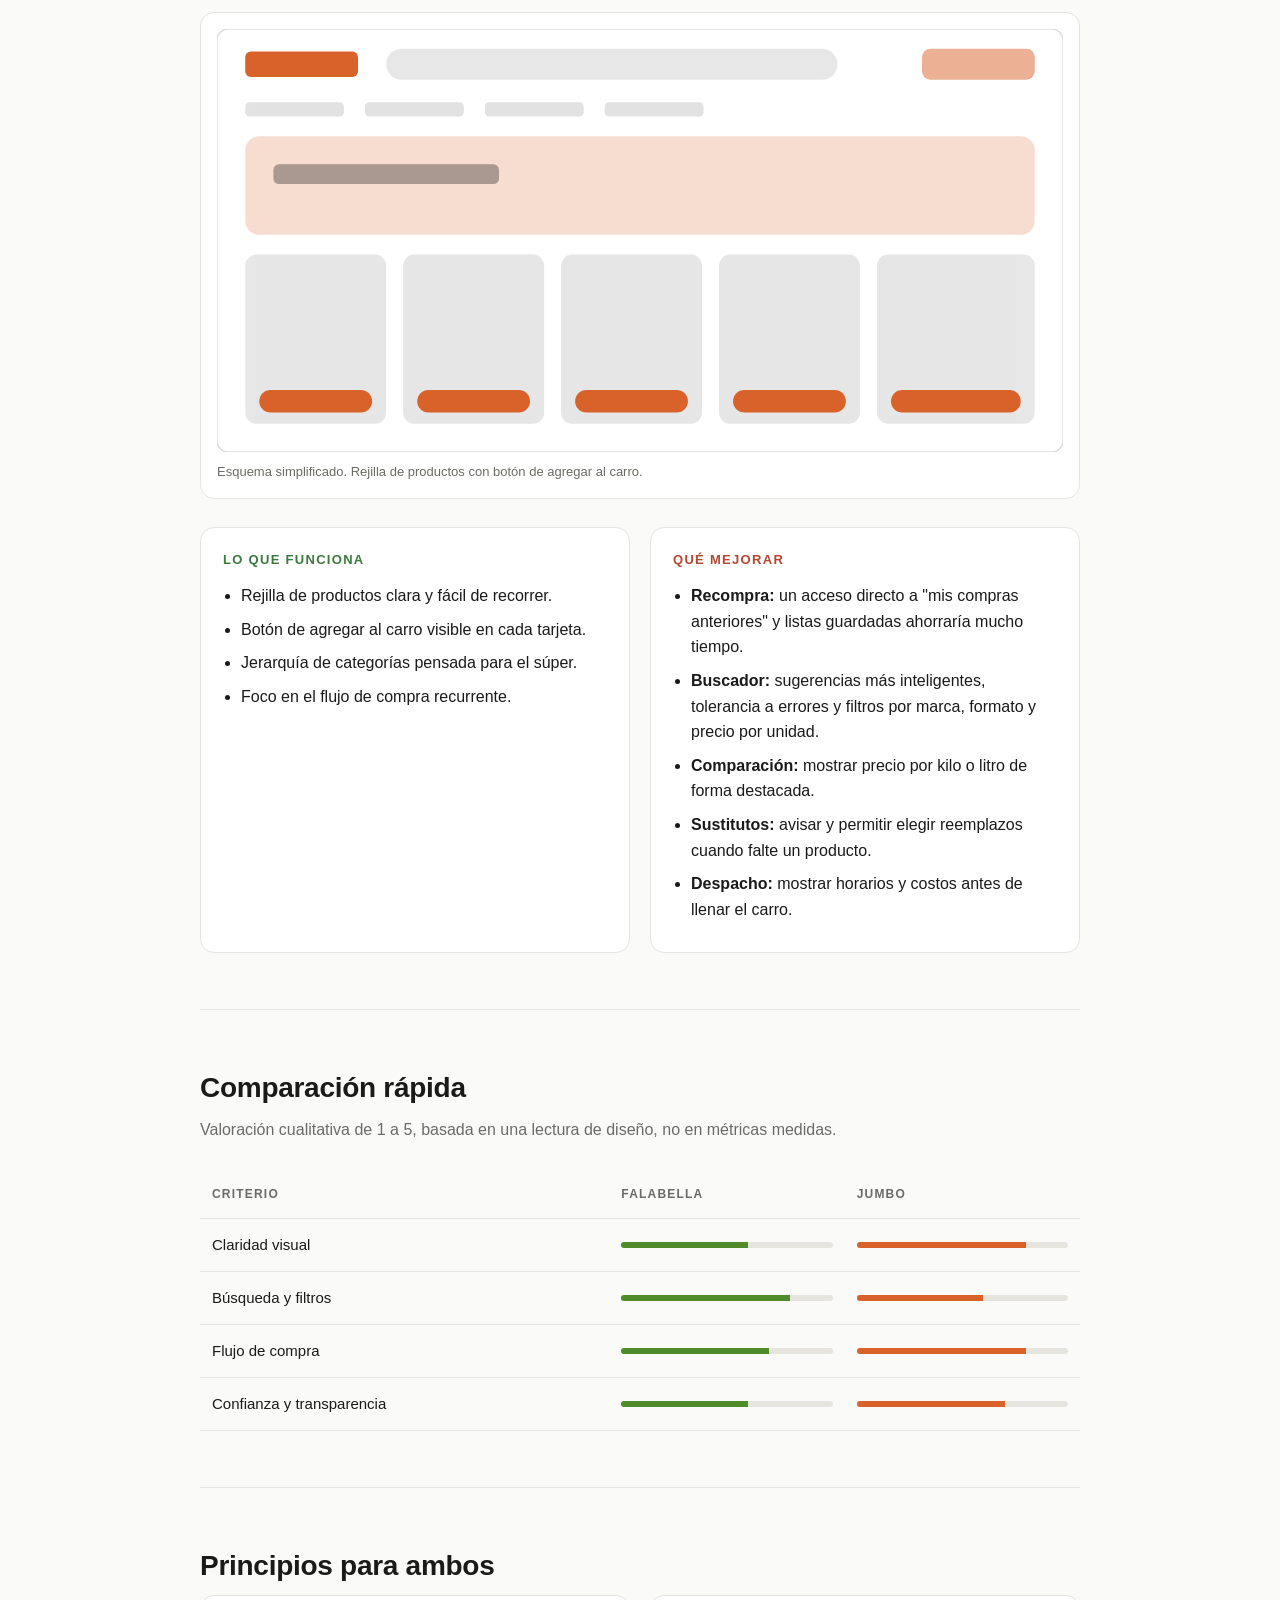
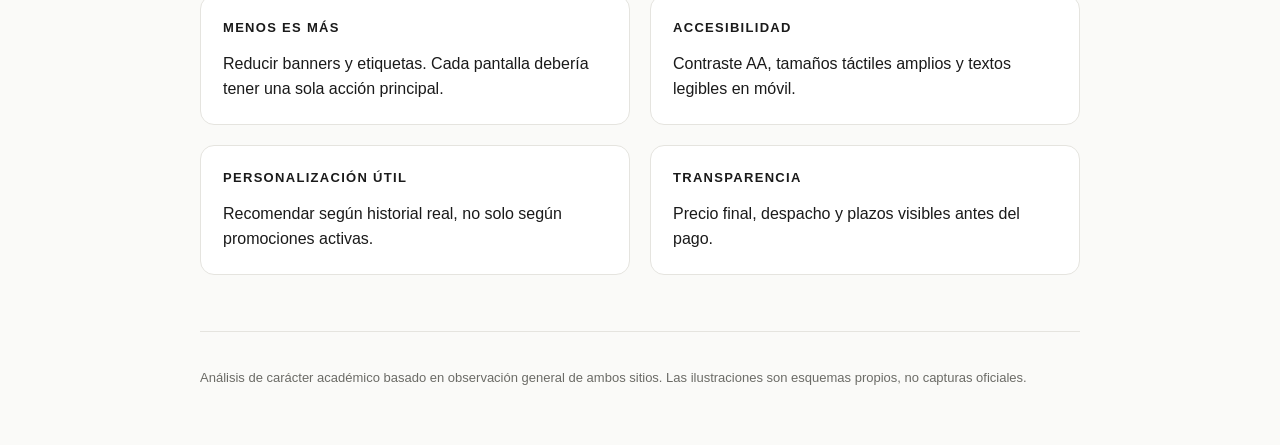
<file: entrega 4/index.html>
<!DOCTYPE html>
<html lang="es">
<head>
<meta charset="utf-8">
<meta name="viewport" content="width=device-width, initial-scale=1, viewport-fit=cover">
<title>Análisis UX: Falabella vs Jumbo</title>
<link rel="stylesheet" href="style.css">
</head>
<body>
<main>
<header>
  <div class="tag">Análisis de diseño UX/UI</div>
  <h1>Falabella y Jumbo: qué hacen bien y cómo mejorar</h1>
  <p>Dos gigantes del retail chileno, dos experiencias distintas: un marketplace de múltiples categorías y un supermercado online. Una lectura ordenada de su interfaz, con ideas concretas de mejora.</p>
</header>

<section>
  <h2><span class="dot" style="background:var(--f)"></span>Falabella.com</h2>
  <p class="sub">Marketplace de moda, tecnología, hogar y más, con vendedores externos y foco fuerte en la app.</p>
  <figure>
    <svg viewBox="0 0 600 300" role="img" aria-label="Esquema de la portada de Falabella">
      <rect x="0" y="0" width="600" height="300" rx="8" fill="none" stroke="currentColor" opacity=".15"/>
      <rect x="20" y="16" width="90" height="18" rx="4" fill="var(--f)"/>
      <rect x="130" y="14" width="300" height="22" rx="11" fill="currentColor" opacity=".1"/>
      <circle cx="480" cy="25" r="9" fill="currentColor" opacity=".18"/><circle cx="512" cy="25" r="9" fill="currentColor" opacity=".18"/><circle cx="544" cy="25" r="9" fill="currentColor" opacity=".18"/>
      <g fill="currentColor" opacity=".12"><rect x="20" y="50" width="60" height="10" rx="3"/><rect x="95" y="50" width="60" height="10" rx="3"/><rect x="170" y="50" width="60" height="10" rx="3"/><rect x="245" y="50" width="60" height="10" rx="3"/><rect x="320" y="50" width="60" height="10" rx="3"/></g>
      <rect x="20" y="76" width="560" height="96" rx="10" fill="var(--f)" opacity=".22"/>
      <rect x="40" y="96" width="180" height="14" rx="4" fill="currentColor" opacity=".35"/>
      <rect x="40" y="120" width="120" height="10" rx="3" fill="currentColor" opacity=".2"/>
      <g fill="currentColor" opacity=".1"><rect x="20" y="186" width="130" height="90" rx="8"/><rect x="163" y="186" width="130" height="90" rx="8"/><rect x="306" y="186" width="130" height="90" rx="8"/><rect x="449" y="186" width="131" height="90" rx="8"/></g>
      <g fill="var(--bad)"><circle cx="150" cy="196" r="9"/><circle cx="293" cy="196" r="9"/><circle cx="580" cy="82" r="9"/></g>
    </svg>
    <figcaption>Esquema simplificado. Los puntos rojos marcan zonas de alta densidad visual.</figcaption>
  </figure>
  <div class="grid">
    <div class="box ok"><h3>Lo que funciona</h3><ul>
      <li>Buscador central y protagonista, con categorías siempre a mano.</li>
      <li>Ecosistema integrado: CMR, billetera digital y retiro en tienda.</li>
      <li>Amplitud de catálogo gracias al marketplace.</li>
      <li>Identidad de marca reconocible y coherente entre web y app.</li>
    </ul></div>
    <div class="box bad"><h3>Qué mejorar</h3><ul>
      <li><b>Densidad visual:</b> banners, precios y etiquetas compiten por atención. Más aire y una sola promoción principal por bloque.</li>
      <li><b>Empuje a la app:</b> los avisos para instalarla interrumpen la navegación web. Mostrarlos con menos frecuencia y en momentos de valor.</li>
      <li><b>Mezcla de vendedores:</b> diferenciar claramente qué vende y despacha Falabella y qué un tercero.</li>
      <li><b>Filtros:</b> simplificar los de mayor uso y esconder los avanzados.</li>
    </ul></div>
  </div>
</section>

<section>
  <h2><span class="dot" style="background:var(--j)"></span>Jumbo.cl</h2>
  <p class="sub">Supermercado online: compras frecuentes, carros grandes y decisiones rápidas.</p>
  <figure>
    <svg viewBox="0 0 600 300" role="img" aria-label="Esquema de la portada de Jumbo">
      <rect x="0" y="0" width="600" height="300" rx="8" fill="none" stroke="currentColor" opacity=".15"/>
      <rect x="20" y="16" width="80" height="18" rx="4" fill="var(--j)"/>
      <rect x="120" y="14" width="320" height="22" rx="11" fill="currentColor" opacity=".1"/>
      <rect x="500" y="14" width="80" height="22" rx="6" fill="var(--j)" opacity=".5"/>
      <g fill="currentColor" opacity=".12"><rect x="20" y="52" width="70" height="10" rx="3"/><rect x="105" y="52" width="70" height="10" rx="3"/><rect x="190" y="52" width="70" height="10" rx="3"/><rect x="275" y="52" width="70" height="10" rx="3"/></g>
      <rect x="20" y="76" width="560" height="70" rx="10" fill="var(--j)" opacity=".22"/>
      <rect x="40" y="96" width="160" height="14" rx="4" fill="currentColor" opacity=".35"/>
      <g fill="currentColor" opacity=".1"><rect x="20" y="160" width="100" height="120" rx="8"/><rect x="132" y="160" width="100" height="120" rx="8"/><rect x="244" y="160" width="100" height="120" rx="8"/><rect x="356" y="160" width="100" height="120" rx="8"/><rect x="468" y="160" width="112" height="120" rx="8"/></g>
      <g fill="var(--j)"><rect x="30" y="256" width="80" height="16" rx="8"/><rect x="142" y="256" width="80" height="16" rx="8"/><rect x="254" y="256" width="80" height="16" rx="8"/><rect x="366" y="256" width="80" height="16" rx="8"/><rect x="478" y="256" width="92" height="16" rx="8"/></g>
    </svg>
    <figcaption>Esquema simplificado. Rejilla de productos con botón de agregar al carro.</figcaption>
  </figure>
  <div class="grid">
    <div class="box ok"><h3>Lo que funciona</h3><ul>
      <li>Rejilla de productos clara y fácil de recorrer.</li>
      <li>Botón de agregar al carro visible en cada tarjeta.</li>
      <li>Jerarquía de categorías pensada para el súper.</li>
      <li>Foco en el flujo de compra recurrente.</li>
    </ul></div>
    <div class="box bad"><h3>Qué mejorar</h3><ul>
      <li><b>Recompra:</b> un acceso directo a "mis compras anteriores" y listas guardadas ahorraría mucho tiempo.</li>
      <li><b>Buscador:</b> sugerencias más inteligentes, tolerancia a errores y filtros por marca, formato y precio por unidad.</li>
      <li><b>Comparación:</b> mostrar precio por kilo o litro de forma destacada.</li>
      <li><b>Sustitutos:</b> avisar y permitir elegir reemplazos cuando falte un producto.</li>
      <li><b>Despacho:</b> mostrar horarios y costos antes de llenar el carro.</li>
    </ul></div>
  </div>
</section>

<section>
  <h2>Comparación rápida</h2>
  <p class="sub">Valoración cualitativa de 1 a 5, basada en una lectura de diseño, no en métricas medidas.</p>
  <div class="table-wrap"><table>
    <tr><th>Criterio</th><th>Falabella</th><th>Jumbo</th></tr>
    <tr><td>Claridad visual</td><td><div class="bar"><i style="width:60%;background:var(--f)"></i></div></td><td><div class="bar"><i style="width:80%;background:var(--j)"></i></div></td></tr>
    <tr><td>Búsqueda y filtros</td><td><div class="bar"><i style="width:80%;background:var(--f)"></i></div></td><td><div class="bar"><i style="width:60%;background:var(--j)"></i></div></td></tr>
    <tr><td>Flujo de compra</td><td><div class="bar"><i style="width:70%;background:var(--f)"></i></div></td><td><div class="bar"><i style="width:80%;background:var(--j)"></i></div></td></tr>
    <tr><td>Confianza y transparencia</td><td><div class="bar"><i style="width:60%;background:var(--f)"></i></div></td><td><div class="bar"><i style="width:70%;background:var(--j)"></i></div></td></tr>
  </table></div>
</section>

<section>
  <h2>Principios para ambos</h2>
  <div class="grid">
    <div class="box"><h3>Menos es más</h3><p style="margin:0">Reducir banners y etiquetas. Cada pantalla debería tener una sola acción principal.</p></div>
    <div class="box"><h3>Accesibilidad</h3><p style="margin:0">Contraste AA, tamaños táctiles amplios y textos legibles en móvil.</p></div>
    <div class="box"><h3>Personalización útil</h3><p style="margin:0">Recomendar según historial real, no solo según promociones activas.</p></div>
    <div class="box"><h3>Transparencia</h3><p style="margin:0">Precio final, despacho y plazos visibles antes del pago.</p></div>
  </div>
</section>

<footer>Análisis de carácter académico basado en observación general de ambos sitios. Las ilustraciones son esquemas propios, no capturas oficiales.</footer>
</main>
</body>
</html>
</file>
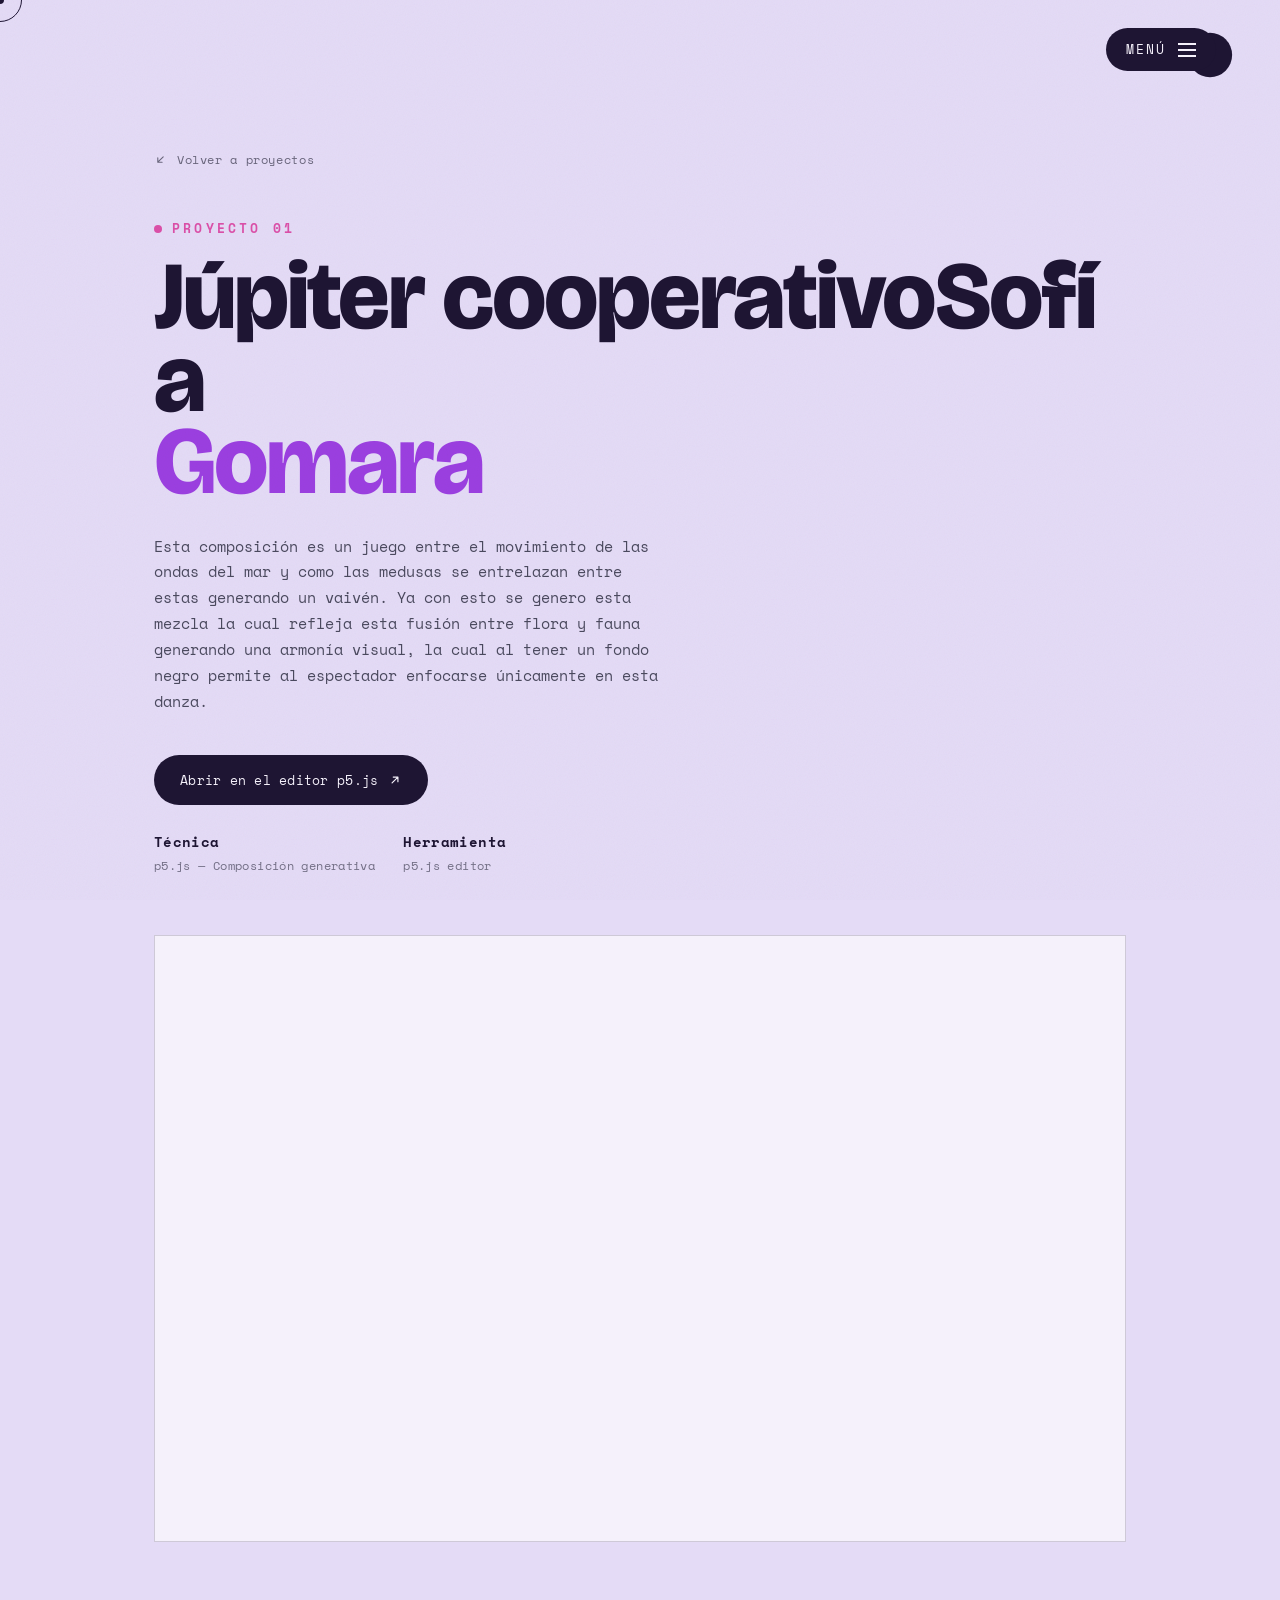
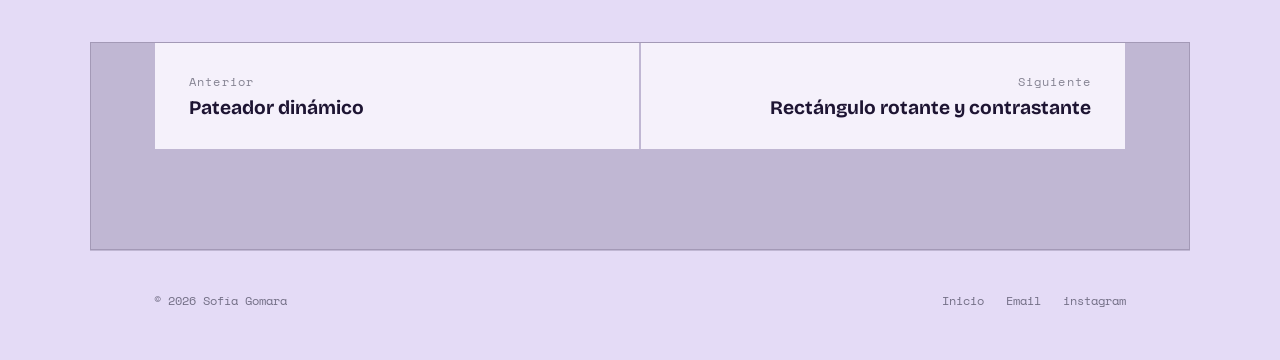
<file: entrega 2/proyecto-1.html>
<!DOCTYPE html>
<html lang="es">
<head>
<meta charset="UTF-8">
<meta name="viewport" content="width=device-width, initial-scale=1.0">
<title>Júpiter cooperativo — Sofía Gomara</title>
<link rel="preconnect" href="https://fonts.googleapis.com">
<link rel="preconnect" href="https://fonts.gstatic.com" crossorigin>
<link href="https://fonts.googleapis.com/css2?family=Bricolage+Grotesque:opsz,wght@12..96,400;12..96,500;12..96,700;12..96,800&family=Space+Mono:wght@400;700&display=swap" rel="stylesheet">
<link rel="stylesheet" href="style.css">
</head>
<body>

<div id="grain"></div>
<div id="cursor-dot"></div>
<div id="cursor-ring"></div>

<header>
  <button class="menu-toggle" id="menuToggle" aria-expanded="false" aria-controls="overlay">
    Menú
    <span class="bars"><span></span><span></span><span></span></span>
  </button>
</header>

<div id="overlay">
  <nav>
    <a href="index.html#intereses" class="nav-link"><span>01</span>Intereses</a>
    <a href="index.html#proyectos" class="nav-link"><span>02</span>Proyectos</a>
    <a href="index.html#tareas" class="nav-link"><span>03</span>Tareas</a>
  </nav>
  <div class="overlay-foot">Sofía Gomara — Valparaíso, Chile</div>
</div>

<main>
  <section class="project-hero">
    <a class="back-link" href="index.html#proyectos">
      <svg viewBox="0 0 24 24" fill="none"><path d="M7 17L17 7M17 7H9M17 7V15" stroke="currentColor" stroke-width="2" stroke-linecap="round" stroke-linejoin="round"/></svg>
      Volver a proyectos
    </a>
    <p class="eyebrow">Proyecto 01</p>
    <div class="hero-name-wrap">
      <h1 class="hero-name hero-name--project" id="heroName">Júpiter cooperativo</h1>
    </div>
    <p class="hero-sub">Esta composición es un juego entre el movimiento de las ondas del mar y como las medusas se entrelazan entre estas generando un vaivén. Ya con esto se genero esta mezcla la cual refleja esta fusión entre flora y fauna generando una armonía visual, la cual al tener un fondo negro permite al espectador enfocarse únicamente en esta danza.</p>
    <div class="hero-actions">
      <a class="btn-link" href="https://editor.p5js.org/soflamaa/sketches/pmYKbXhci" target="_blank" rel="noopener">
        Abrir en el editor p5.js
        <svg viewBox="0 0 24 24" fill="none"><path d="M7 17L17 7M17 7H9M17 7V15" stroke="currentColor" stroke-width="2" stroke-linecap="round" stroke-linejoin="round"/></svg>
      </a>
    </div>
    <div class="project-meta">
      <div><strong>Técnica</strong>p5.js — Composición generativa</div>
      <div><strong>Herramienta</strong>p5.js editor</div>
    </div>
  </section>

  <div class="sketch-embed">
    <div class="sketch-frame">
      <iframe src="https://editor.p5js.org/soflamaa/full/pmYKbXhci" title="Sketch: Júpiter cooperativo" loading="lazy" allow="fullscreen"></iframe>
    </div>
  </div>

  <div class="project-nav">
    <a class="prev" href="proyecto-4.html">
      <span class="pn-label">Anterior</span>
      <span class="pn-title">Pateador dinámico</span>
    </a>
    <a class="next" href="proyecto-2.html">
      <span class="pn-label">Siguiente</span>
      <span class="pn-title">Rectángulo rotante y contrastante</span>
    </a>
  </div>
</main>

<footer>
  <span>© 2026 Sofía Gomara</span>
  <div class="footer-links">
    <a href="index.html#inicio">Inicio</a>
    <a href="mailto:sofia.gomara@email.com">Email</a>
    <a href="https://www.instagram.com/soflamaa/" target="_blank" rel="noopener">instagram</a>
  </div>
</footer>

<script src="script.js"></script>

</body>
</html>
</file>
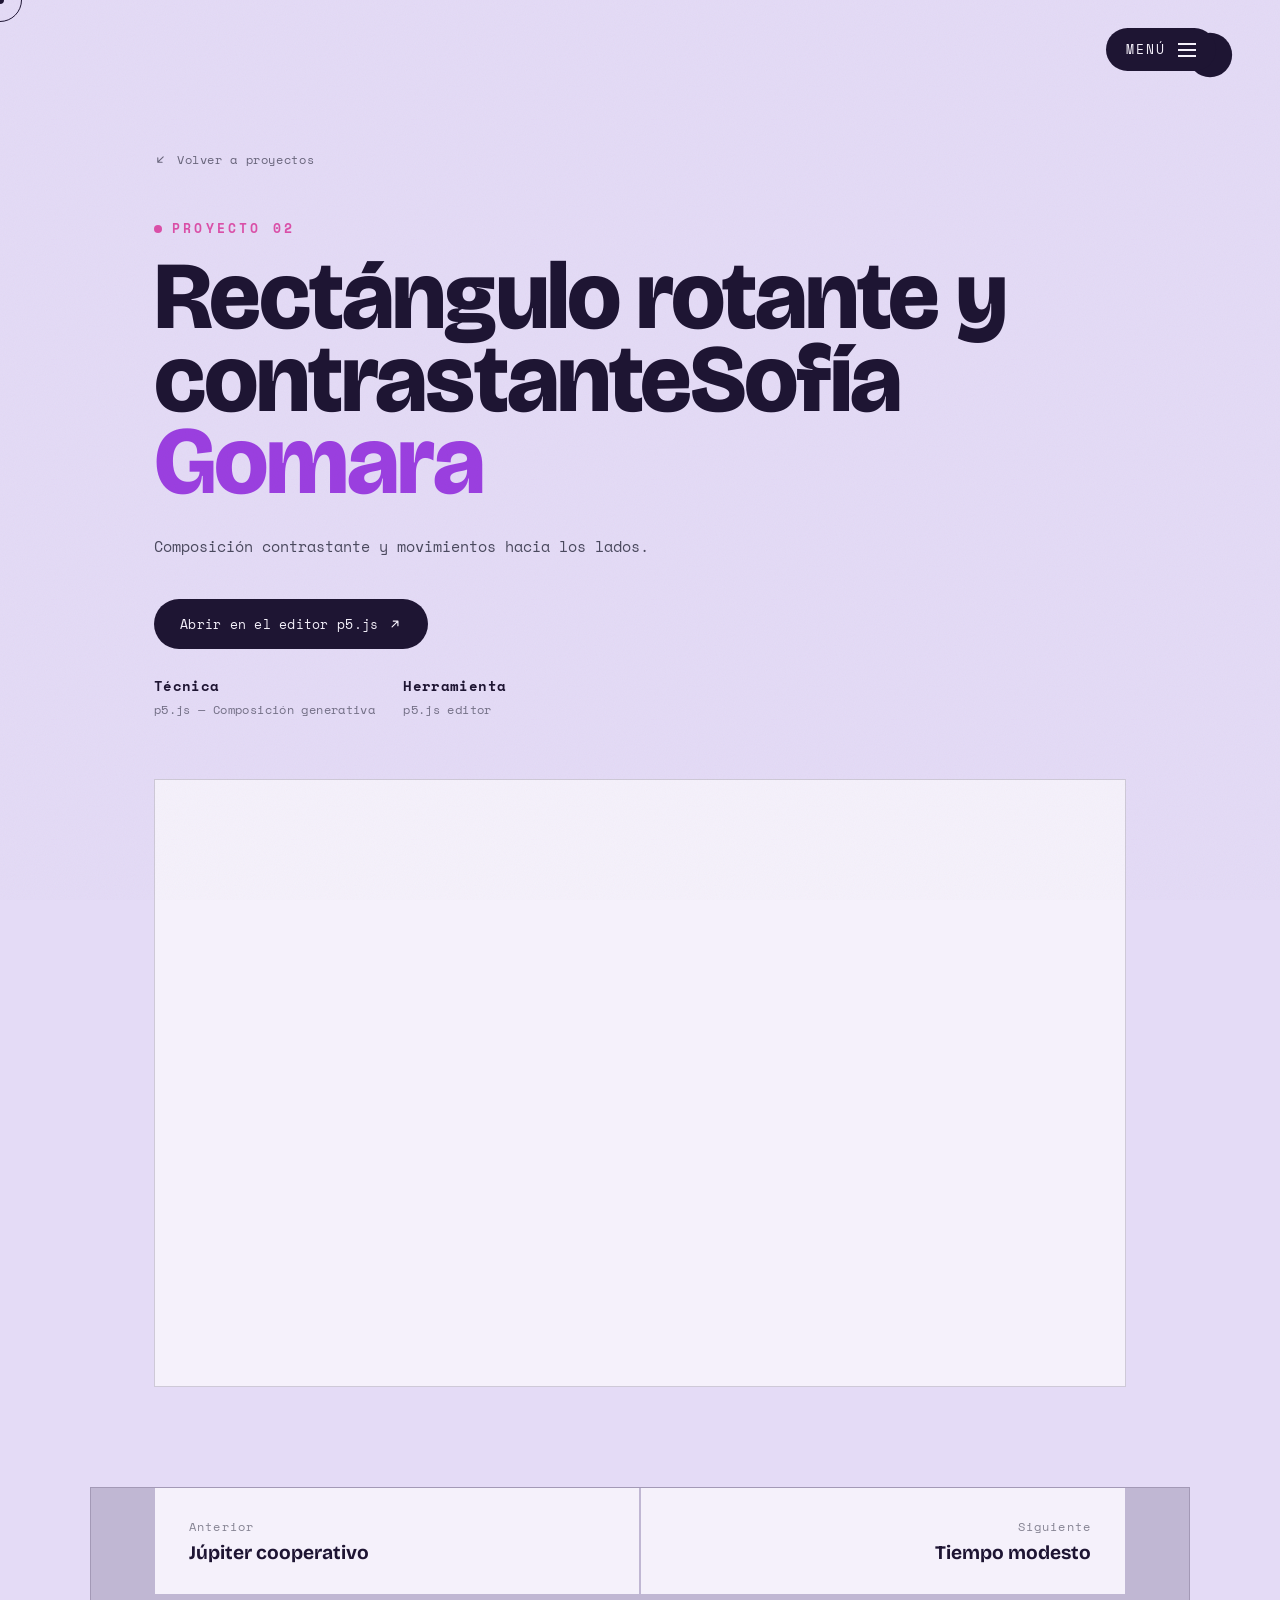
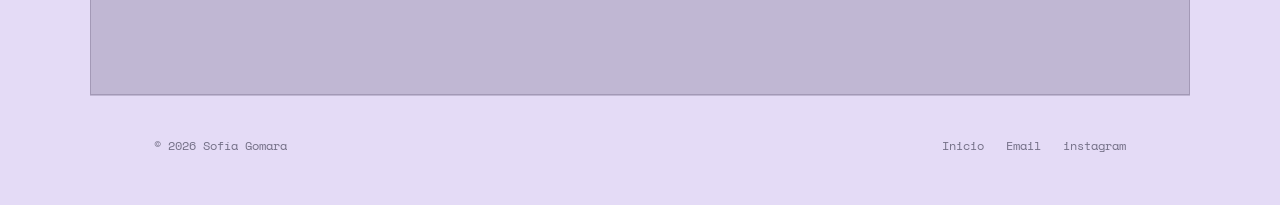
<file: entrega 2/proyecto-2.html>
<!DOCTYPE html>
<html lang="es">
<head>
<meta charset="UTF-8">
<meta name="viewport" content="width=device-width, initial-scale=1.0">
<title>Rectángulo rotante y contrastante — Sofía Gomara</title>
<link rel="preconnect" href="https://fonts.googleapis.com">
<link rel="preconnect" href="https://fonts.gstatic.com" crossorigin>
<link href="https://fonts.googleapis.com/css2?family=Bricolage+Grotesque:opsz,wght@12..96,400;12..96,500;12..96,700;12..96,800&family=Space+Mono:wght@400;700&display=swap" rel="stylesheet">
<link rel="stylesheet" href="style.css">
</head>
<body>

<div id="grain"></div>
<div id="cursor-dot"></div>
<div id="cursor-ring"></div>

<header>
  <button class="menu-toggle" id="menuToggle" aria-expanded="false" aria-controls="overlay">
    Menú
    <span class="bars"><span></span><span></span><span></span></span>
  </button>
</header>

<div id="overlay">
  <nav>
    <a href="index.html#intereses" class="nav-link"><span>01</span>Intereses</a>
    <a href="index.html#proyectos" class="nav-link"><span>02</span>Proyectos</a>
    <a href="index.html#tareas" class="nav-link"><span>03</span>Tareas</a>
  </nav>
  <div class="overlay-foot">Sofía Gomara — Valparaíso, Chile</div>
</div>

<main>
  <section class="project-hero">
    <a class="back-link" href="index.html#proyectos">
      <svg viewBox="0 0 24 24" fill="none"><path d="M7 17L17 7M17 7H9M17 7V15" stroke="currentColor" stroke-width="2" stroke-linecap="round" stroke-linejoin="round"/></svg>
      Volver a proyectos
    </a>
    <p class="eyebrow">Proyecto 02</p>
    <div class="hero-name-wrap">
      <h1 class="hero-name hero-name--project" id="heroName">Rectángulo rotante y contrastante</h1>
    </div>
    <p class="hero-sub">Composición contrastante y movimientos hacia los lados.</p>
    <div class="hero-actions">
      <a class="btn-link" href="https://editor.p5js.org/soflamaa/sketches/VrFbwadEr" target="_blank" rel="noopener">
        Abrir en el editor p5.js
        <svg viewBox="0 0 24 24" fill="none"><path d="M7 17L17 7M17 7H9M17 7V15" stroke="currentColor" stroke-width="2" stroke-linecap="round" stroke-linejoin="round"/></svg>
      </a>
    </div>
    <div class="project-meta">
      <div><strong>Técnica</strong>p5.js — Composición generativa</div>
      <div><strong>Herramienta</strong>p5.js editor</div>
    </div>
  </section>

  <div class="sketch-embed">
    <div class="sketch-frame">
      <iframe src="https://editor.p5js.org/soflamaa/full/VrFbwadEr" title="Sketch: Rectángulo rotante y contrastante" loading="lazy" allow="fullscreen"></iframe>
    </div>
  </div>

  <div class="project-nav">
    <a class="prev" href="proyecto-1.html">
      <span class="pn-label">Anterior</span>
      <span class="pn-title">Júpiter cooperativo</span>
    </a>
    <a class="next" href="proyecto-3.html">
      <span class="pn-label">Siguiente</span>
      <span class="pn-title">Tiempo modesto</span>
    </a>
  </div>
</main>

<footer>
  <span>© 2026 Sofía Gomara</span>
  <div class="footer-links">
    <a href="index.html#inicio">Inicio</a>
    <a href="mailto:sofia.gomara@email.com">Email</a>
    <a href="https://www.instagram.com/soflamaa/" target="_blank" rel="noopener">instagram</a>
  </div>
</footer>

<script src="script.js"></script>

</body>
</html>
</file>
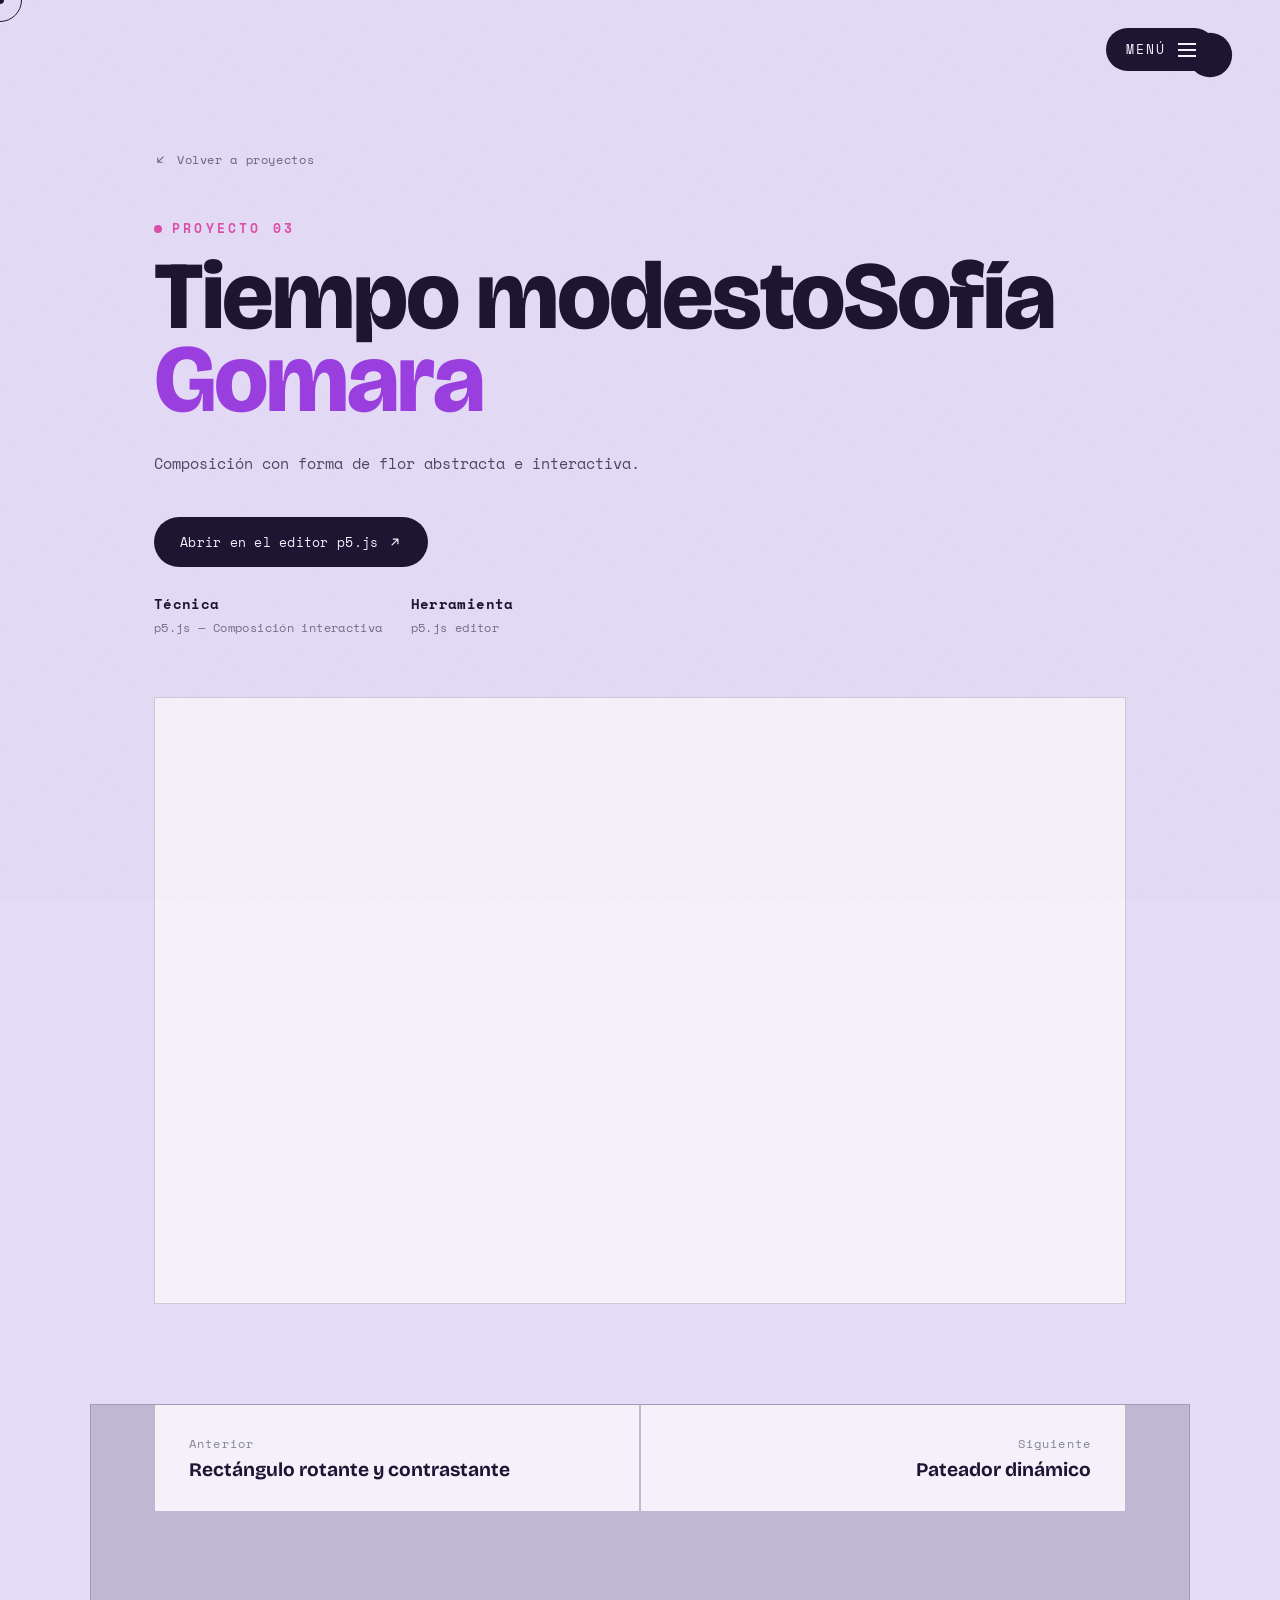
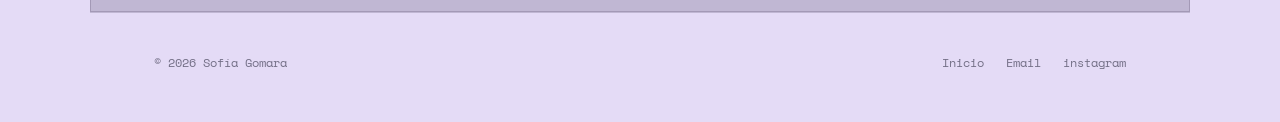
<file: entrega 2/proyecto-3.html>
<!DOCTYPE html>
<html lang="es">
<head>
<meta charset="UTF-8">
<meta name="viewport" content="width=device-width, initial-scale=1.0">
<title>Tiempo modesto — Sofía Gomara</title>
<link rel="preconnect" href="https://fonts.googleapis.com">
<link rel="preconnect" href="https://fonts.gstatic.com" crossorigin>
<link href="https://fonts.googleapis.com/css2?family=Bricolage+Grotesque:opsz,wght@12..96,400;12..96,500;12..96,700;12..96,800&family=Space+Mono:wght@400;700&display=swap" rel="stylesheet">
<link rel="stylesheet" href="style.css">
</head>
<body>

<div id="grain"></div>
<div id="cursor-dot"></div>
<div id="cursor-ring"></div>

<header>
  <button class="menu-toggle" id="menuToggle" aria-expanded="false" aria-controls="overlay">
    Menú
    <span class="bars"><span></span><span></span><span></span></span>
  </button>
</header>

<div id="overlay">
  <nav>
    <a href="index.html#intereses" class="nav-link"><span>01</span>Intereses</a>
    <a href="index.html#proyectos" class="nav-link"><span>02</span>Proyectos</a>
    <a href="index.html#tareas" class="nav-link"><span>03</span>Tareas</a>
  </nav>
  <div class="overlay-foot">Sofía Gomara — Valparaíso, Chile</div>
</div>

<main>
  <section class="project-hero">
    <a class="back-link" href="index.html#proyectos">
      <svg viewBox="0 0 24 24" fill="none"><path d="M7 17L17 7M17 7H9M17 7V15" stroke="currentColor" stroke-width="2" stroke-linecap="round" stroke-linejoin="round"/></svg>
      Volver a proyectos
    </a>
    <p class="eyebrow">Proyecto 03</p>
    <div class="hero-name-wrap">
      <h1 class="hero-name hero-name--project" id="heroName">Tiempo modesto</h1>
    </div>
    <p class="hero-sub">Composición con forma de flor abstracta e interactiva.</p>
    <div class="hero-actions">
      <a class="btn-link" href="https://editor.p5js.org/soflamaa/sketches/2BgbhHcT5" target="_blank" rel="noopener">
        Abrir en el editor p5.js
        <svg viewBox="0 0 24 24" fill="none"><path d="M7 17L17 7M17 7H9M17 7V15" stroke="currentColor" stroke-width="2" stroke-linecap="round" stroke-linejoin="round"/></svg>
      </a>
    </div>
    <div class="project-meta">
      <div><strong>Técnica</strong>p5.js — Composición interactiva</div>
      <div><strong>Herramienta</strong>p5.js editor</div>
    </div>
  </section>

  <div class="sketch-embed">
    <div class="sketch-frame">
      <iframe src="https://editor.p5js.org/soflamaa/full/2BgbhHcT5" title="Sketch: Tiempo modesto" loading="lazy" allow="fullscreen"></iframe>
    </div>
  </div>

  <div class="project-nav">
    <a class="prev" href="proyecto-2.html">
      <span class="pn-label">Anterior</span>
      <span class="pn-title">Rectángulo rotante y contrastante</span>
    </a>
    <a class="next" href="proyecto-4.html">
      <span class="pn-label">Siguiente</span>
      <span class="pn-title">Pateador dinámico</span>
    </a>
  </div>
</main>

<footer>
  <span>© 2026 Sofía Gomara</span>
  <div class="footer-links">
    <a href="index.html#inicio">Inicio</a>
    <a href="mailto:sofia.gomara@email.com">Email</a>
    <a href="https://www.instagram.com/soflamaa/" target="_blank" rel="noopener">instagram</a>
  </div>
</footer>

<script src="script.js"></script>

</body>
</html>
</file>
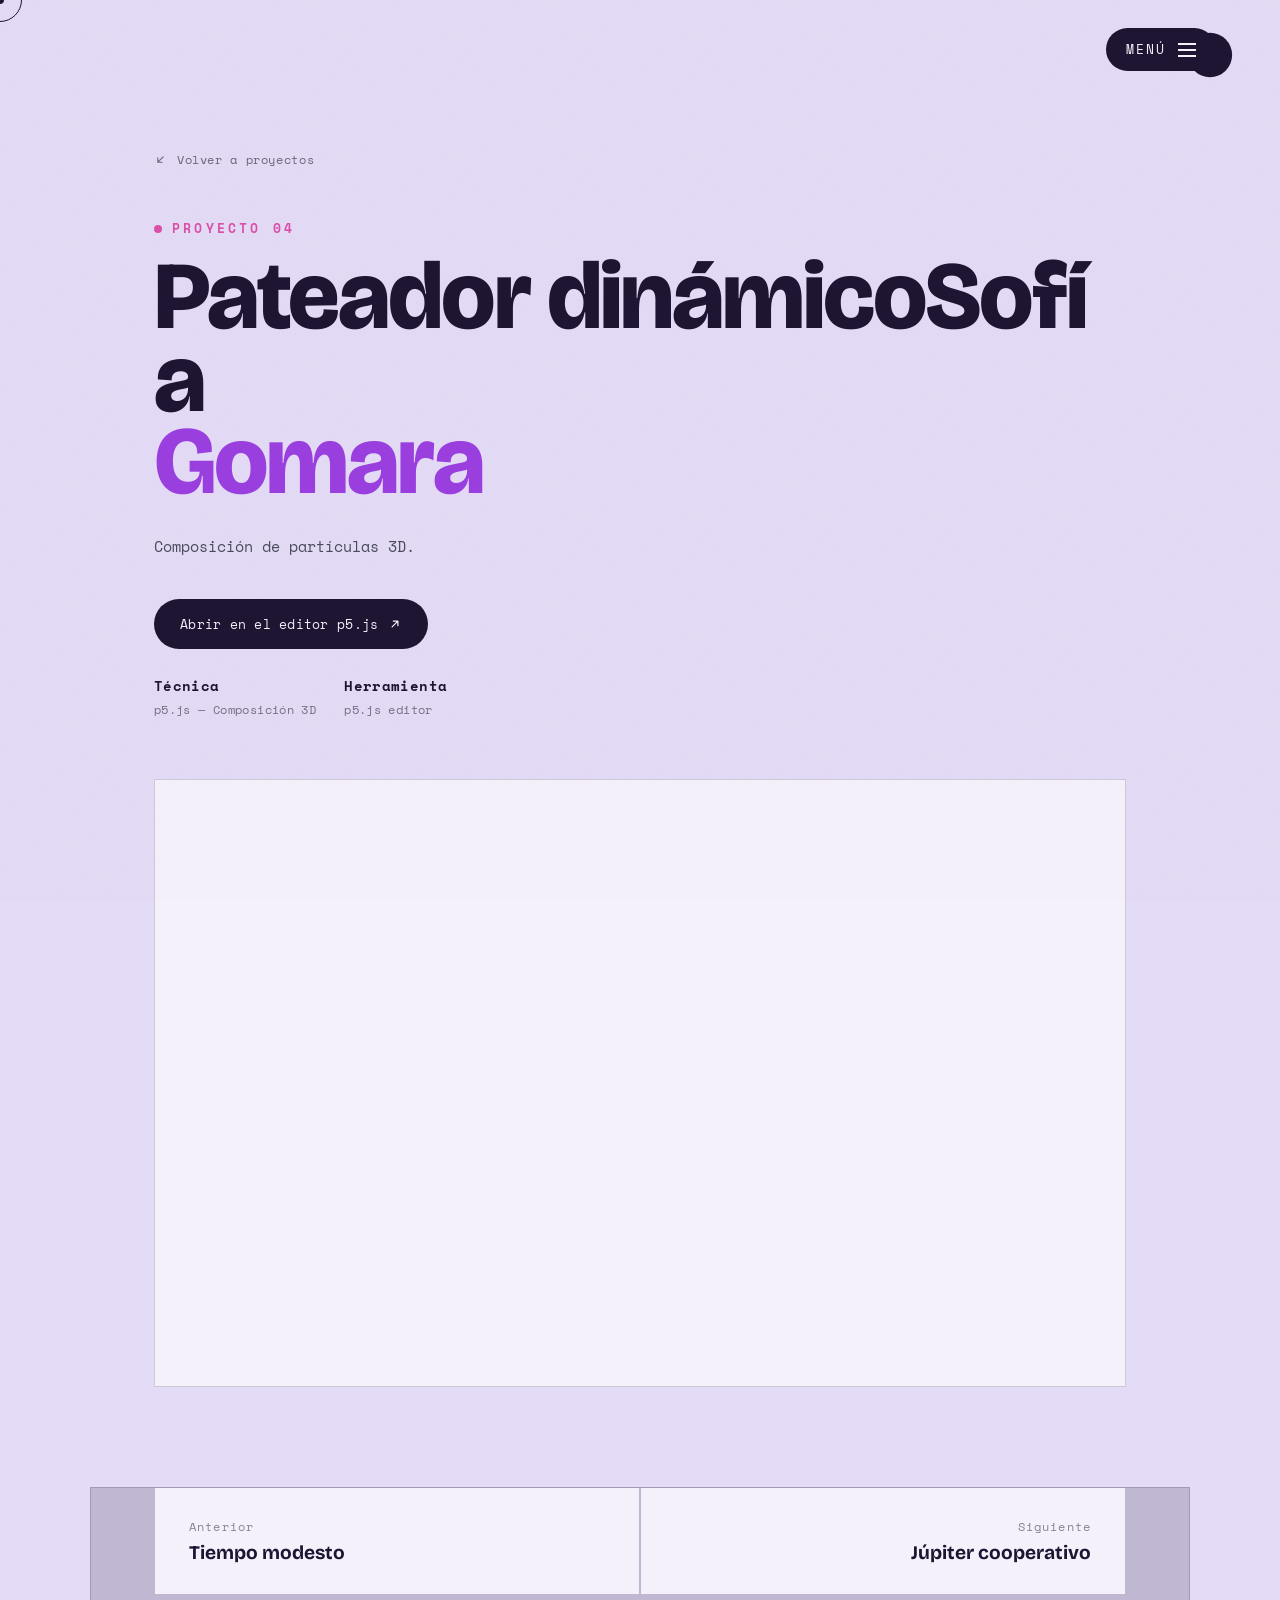
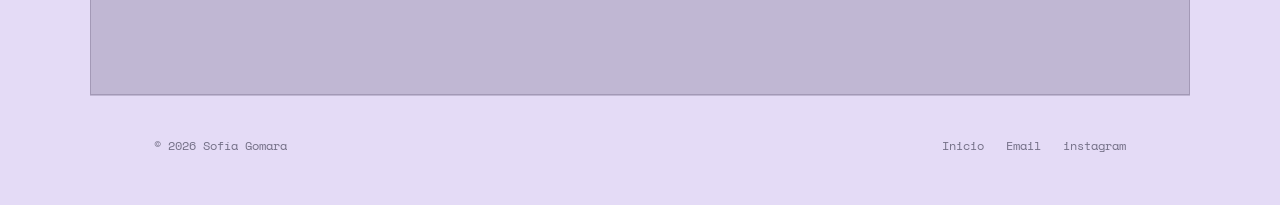
<file: entrega 2/proyecto-4.html>
<!DOCTYPE html>
<html lang="es">
<head>
<meta charset="UTF-8">
<meta name="viewport" content="width=device-width, initial-scale=1.0">
<title>Pateador dinámico — Sofía Gomara</title>
<link rel="preconnect" href="https://fonts.googleapis.com">
<link rel="preconnect" href="https://fonts.gstatic.com" crossorigin>
<link href="https://fonts.googleapis.com/css2?family=Bricolage+Grotesque:opsz,wght@12..96,400;12..96,500;12..96,700;12..96,800&family=Space+Mono:wght@400;700&display=swap" rel="stylesheet">
<link rel="stylesheet" href="style.css">
</head>
<body>

<div id="grain"></div>
<div id="cursor-dot"></div>
<div id="cursor-ring"></div>

<header>
  <button class="menu-toggle" id="menuToggle" aria-expanded="false" aria-controls="overlay">
    Menú
    <span class="bars"><span></span><span></span><span></span></span>
  </button>
</header>

<div id="overlay">
  <nav>
    <a href="index.html#intereses" class="nav-link"><span>01</span>Intereses</a>
    <a href="index.html#proyectos" class="nav-link"><span>02</span>Proyectos</a>
    <a href="index.html#tareas" class="nav-link"><span>03</span>Tareas</a>
  </nav>
  <div class="overlay-foot">Sofía Gomara — Valparaíso, Chile</div>
</div>

<main>
  <section class="project-hero">
    <a class="back-link" href="index.html#proyectos">
      <svg viewBox="0 0 24 24" fill="none"><path d="M7 17L17 7M17 7H9M17 7V15" stroke="currentColor" stroke-width="2" stroke-linecap="round" stroke-linejoin="round"/></svg>
      Volver a proyectos
    </a>
    <p class="eyebrow">Proyecto 04</p>
    <div class="hero-name-wrap">
      <h1 class="hero-name hero-name--project" id="heroName">Pateador dinámico</h1>
    </div>
    <p class="hero-sub">Composición de partículas 3D.</p>
    <div class="hero-actions">
      <a class="btn-link" href="https://editor.p5js.org/soflamaa/sketches/awr6er-CM" target="_blank" rel="noopener">
        Abrir en el editor p5.js
        <svg viewBox="0 0 24 24" fill="none"><path d="M7 17L17 7M17 7H9M17 7V15" stroke="currentColor" stroke-width="2" stroke-linecap="round" stroke-linejoin="round"/></svg>
      </a>
    </div>
    <div class="project-meta">
      <div><strong>Técnica</strong>p5.js — Composición 3D</div>
      <div><strong>Herramienta</strong>p5.js editor</div>
    </div>
  </section>

  <div class="sketch-embed">
    <div class="sketch-frame">
      <iframe src="https://editor.p5js.org/soflamaa/full/awr6er-CM" title="Sketch: Pateador dinámico" loading="lazy" allow="fullscreen"></iframe>
    </div>
  </div>

  <div class="project-nav">
    <a class="prev" href="proyecto-3.html">
      <span class="pn-label">Anterior</span>
      <span class="pn-title">Tiempo modesto</span>
    </a>
    <a class="next" href="proyecto-1.html">
      <span class="pn-label">Siguiente</span>
      <span class="pn-title">Júpiter cooperativo</span>
    </a>
  </div>
</main>

<footer>
  <span>© 2026 Sofía Gomara</span>
  <div class="footer-links">
    <a href="index.html#inicio">Inicio</a>
    <a href="mailto:sofia.gomara@email.com">Email</a>
    <a href="https://www.instagram.com/soflamaa/" target="_blank" rel="noopener">instagram</a>
  </div>
</footer>

<script src="script.js"></script>

</body>
</html>
</file>
<file: style.css>
@import url('https://fonts.googleapis.com/css2?family=DM+Sans:wght@400;500;600&family=DM+Serif+Display&display=swap');

* {
  box-sizing: border-box;
}

body {
  margin: 0;
  min-height: 100vh;

  background:
    radial-gradient(circle at 15% 20%, rgba(173, 126, 255, 0.18), transparent 30%),
    radial-gradient(circle at 85% 80%, rgba(102, 61, 150, 0.2), transparent 35%),
    #f4eff8;

  color: #281b33;
  font-family: "DM Sans", sans-serif;
}


/* PORTADA */

.portada {
  width: min(1100px, 88%);
  min-height: 88vh;
  margin: 0 auto;

  display: flex;
  flex-direction: column;
  justify-content: center;

  padding: 70px 0;
}

.curso {
  margin: 0 0 25px;

  font-size: 11px;
  text-transform: uppercase;
  letter-spacing: 2px;

  color: #715789;
}

h1 {
  margin: 0;

  font-family: "DM Serif Display", serif;
  font-size: clamp(72px, 11vw, 145px);
  font-weight: normal;
  line-height: 0.85;

  color: #4b2469;
}

.bajada {
  max-width: 600px;
  margin: 32px 0 65px;

  font-size: 17px;
  line-height: 1.6;

  color: #604a6d;
}


/* ENTREGAS */

.versiones {
  display: grid;
  grid-template-columns: repeat(2, 1fr);
  gap: 22px;
}

.tarjeta {
  min-height: 260px;
  padding: 28px;

  display: flex;
  flex-direction: column;
  justify-content: space-between;

  text-decoration: none;
  color: inherit;

  background: rgba(255, 255, 255, 0.55);

  border: 1px solid rgba(75, 36, 105, 0.25);
  border-radius: 18px;

  transition:
    transform 0.3s ease,
    background 0.3s ease,
    box-shadow 0.3s ease;
}

.tarjeta:hover {
  transform: translateY(-7px);

  background: rgba(255, 255, 255, 0.82);

  box-shadow:
    0 18px 40px rgba(75, 36, 105, 0.12);
}

.numero {
  font-size: 11px;
  letter-spacing: 2px;

  color: #8a6ca1;
}

.tarjeta h2 {
  margin: 0 0 10px;

  font-family: "DM Serif Display", serif;
  font-size: 42px;
  font-weight: normal;

  color: #51276f;
}

.tarjeta p {
  max-width: 360px;
  margin: 0;

  font-size: 14px;
  line-height: 1.6;

  color: #66536f;
}

.flecha {
  align-self: flex-end;

  font-size: 26px;

  color: #6b3e88;
}


/* FOOTER */

footer {
  width: min(1100px, 88%);
  margin: 0 auto;
  padding: 28px 0;

  border-top: 1px solid rgba(75, 36, 105, 0.16);

  font-size: 10px;
  text-transform: uppercase;
  letter-spacing: 1.5px;

  color: #806d89;
}


/* RESPONSIVE */

@media (max-width: 700px) {

  .portada {
    width: 90%;
  }

  h1 {
    font-size: 68px;
  }

  .versiones {
    grid-template-columns: 1fr;
  }

  .tarjeta {
    min-height: 220px;
  }

  footer {
    width: 90%;
  }

}
</file>
<file: entrega 1/style.css>
:root{
    --bg: #E4DBF6;
    --ink: #1E1533;
    --accent: #9B3FE0;
    --accent-2: #DB4FA8;
    --paper: #F5F1FB;
    --line: rgba(30,21,51,0.18);
  }

  *{ margin:0; padding:0; box-sizing:border-box; }
  html{ scroll-behavior:smooth; }

  body{
    background:var(--bg);
    color:var(--ink);
    font-family:'Space Mono', monospace;
    overflow-x:hidden;
    cursor:none;
    position:relative;
  }
  @media (hover:none){ body{ cursor:auto; } }
  ::selection{ background:var(--accent); color:var(--paper); }

  /* film grain texture */
  #grain{
    position:fixed; inset:0; z-index:300; pointer-events:none;
    opacity:0.05; mix-blend-mode:multiply;
    background-image:url("data:image/svg+xml,%3Csvg xmlns='http://www.w3.org/2000/svg' width='120' height='120'%3E%3Cfilter id='n'%3E%3CfeTurbulence type='fractalNoise' baseFrequency='0.9' numOctaves='2' stitchTiles='stitch'/%3E%3C/filter%3E%3Crect width='100%25' height='100%25' filter='url(%23n)'/%3E%3C/svg%3E");
  }

  /* ---------- Custom cursor ---------- */
  #cursor-dot{
    position:fixed; top:0; left:0; width:8px; height:8px;
    background:var(--ink); border-radius:50%;
    pointer-events:none; z-index:9999;
    transform:translate(-50%,-50%);
    transition:background .2s;
  }
  #cursor-ring{
    position:fixed; top:0; left:0; width:44px; height:44px;
    border:1.5px solid var(--ink); border-radius:50%;
    pointer-events:none; z-index:9998;
    transform:translate(-50%,-50%);
    transition:width .3s cubic-bezier(.34,1.56,.64,1), height .3s cubic-bezier(.34,1.56,.64,1), border-color .3s ease, background .3s ease;
    display:flex; align-items:center; justify-content:center;
  }
  body.hovering #cursor-ring{ width:90px; height:90px; border-color:transparent; background:var(--accent); mix-blend-mode:difference; }
  body.hovering #cursor-dot{ background:var(--paper); }
  @media (hover:none){ #cursor-dot, #cursor-ring{ display:none; } }

  /* ---------- Top bar ---------- */
  header{
    position:fixed; top:0; left:0; width:100%;
    display:flex; justify-content:flex-end; align-items:center;
    padding:28px 5vw; z-index:500;
  }
  .menu-toggle{
    background:var(--ink); border:none; cursor:pointer;
    font-family:'Space Mono', monospace;
    font-size:0.8rem; letter-spacing:0.15em; text-transform:uppercase;
    display:flex; align-items:center; gap:12px;
    color:var(--paper);
    padding:12px 20px; border-radius:100px;
    transition:transform .3s cubic-bezier(.34,1.56,.64,1), background .3s ease;
  }
  .menu-toggle:hover{ transform:scale(1.06) rotate(-2deg); }
  .menu-toggle .bars{ display:flex; flex-direction:column; gap:4px; }
  .menu-toggle .bars span{ display:block; width:18px; height:2px; background:var(--paper); transition:transform .35s ease, opacity .35s ease; }
  body.menu-open .menu-toggle .bars span:nth-child(1){ transform:translateY(6px) rotate(45deg); }
  body.menu-open .menu-toggle .bars span:nth-child(2){ opacity:0; }
  body.menu-open .menu-toggle .bars span:nth-child(3){ transform:translateY(-6px) rotate(-45deg); }

  /* ---------- Full screen nav overlay ---------- */
  #overlay{
    position:fixed; inset:0; background:var(--ink); z-index:400;
    display:flex; flex-direction:column; justify-content:center;
    padding:0 8vw;
    clip-path:circle(2% at calc(100% - 70px) 55px);
    transition:clip-path .8s cubic-bezier(.77,0,.18,1);
    pointer-events:none;
  }
  body.menu-open #overlay{ clip-path:circle(150% at calc(100% - 70px) 55px); pointer-events:auto; }
  #overlay nav{ display:flex; flex-direction:column; gap:4px; }
  #overlay a{
    font-family:'Bricolage Grotesque', sans-serif;
    font-weight:700; font-size:clamp(2.6rem, 9vw, 6rem);
    color:var(--paper); text-decoration:none; line-height:1.05;
    position:relative; width:fit-content;
    opacity:0.5;
    transition:opacity .3s ease, transform .3s cubic-bezier(.34,1.56,.64,1), color .3s ease;
    display:block;
  }
  #overlay a span{ color:var(--accent-2); font-family:'Space Mono',monospace; font-weight:400; font-size:0.85rem; margin-right:16px; vertical-align:middle; }
  #overlay a:hover{ opacity:1; transform:translateX(24px) rotate(-1deg); color:var(--accent); }
  #overlay .overlay-foot{ margin-top:50px; color:rgba(243,240,232,0.45); font-size:0.8rem; letter-spacing:0.05em; }

  /* ---------- Hero ---------- */
  #inicio{
    min-height:100vh; min-height:100svh;
    display:flex; flex-direction:column; justify-content:center;
    padding:0 5vw; position:relative; perspective:1000px;
  }
  .blob{
    position:absolute; top:50%; left:62%; width:520px; height:520px;
    transform:translate(-50%,-50%);
    background:var(--accent-2);
    opacity:0.35; z-index:-1; filter:blur(6px);
    animation:blobMorph 9s ease-in-out infinite, blobSpin 26s linear infinite;
  }
  @keyframes blobMorph{
    0%,100%{ border-radius:42% 58% 65% 35% / 45% 40% 60% 55%; }
    33%{ border-radius:65% 35% 40% 60% / 55% 65% 35% 45%; }
    66%{ border-radius:35% 65% 55% 45% / 40% 55% 45% 60%; }
  }
  @keyframes blobSpin{ from{ transform:translate(-50%,-50%) rotate(0deg); } to{ transform:translate(-50%,-50%) rotate(360deg); } }

  .eyebrow{
    font-size:0.8rem; letter-spacing:0.25em; text-transform:uppercase;
    color:var(--accent-2); margin-top:22px; margin-bottom:18px; font-weight:700;
    display:inline-flex; align-items:center; gap:10px;
  }
  .eyebrow::before{ content:''; width:8px; height:8px; background:var(--accent-2); border-radius:50%; animation:blink 1.4s infinite ease-in-out; }
  @keyframes blink{ 0%,100%{ opacity:1; } 50%{ opacity:0.2; } }

  .hero-name-wrap{
    animation: titleSlideIn 1.1s cubic-bezier(.16,1,.3,1) both;
  }
  @keyframes titleSlideIn{
    from{ transform:translateX(38vw); opacity:0; }
    to{ transform:translateX(0); opacity:1; }
  }

  .hero-name{
    font-family:'Bricolage Grotesque', sans-serif;
    font-weight:800; font-size:clamp(3.4rem, 14vw, 11rem);
    line-height:0.86; letter-spacing:-0.02em;
    display:inline-block; transform-style:preserve-3d;
    transition:transform .1s ease-out;
  }
  .hero-name .accent-word{ color:var(--accent); }
  .hero-name .letter{ display:inline-block; transition:transform .25s ease, color .25s ease; }
  .hero-name .letter:hover{ transform:translateY(-14px) rotate(-6deg); color:var(--accent-2); }

  .hero-sub{ max-width:520px; margin-top:30px; font-size:0.95rem; line-height:1.7; color:rgba(23,24,43,0.75); }

  .hero-actions{ margin-top:40px; display:flex; align-items:center; gap:22px; flex-wrap:wrap; }
  .btn-link{
    display:inline-flex; align-items:center; gap:10px;
    background:var(--ink); color:var(--paper);
    padding:15px 26px; border-radius:100px; text-decoration:none;
    font-family:'Space Mono',monospace; font-size:0.82rem; letter-spacing:0.02em;
    position:relative; overflow:hidden;
    transition:transform .15s ease-out;
    max-width:100%; text-align:left;
    touch-action:manipulation;
  }
  .btn-link:hover{ background:var(--accent); }
  .btn-link svg{ width:14px; height:14px; transition:transform .3s ease; }
  .btn-link:hover svg{ transform:translate(4px,-4px) rotate(20deg); }

  .scroll-cue{
    position:absolute; bottom:40px; left:5vw;
    font-size:0.72rem; letter-spacing:0.2em; text-transform:uppercase;
    display:flex; align-items:center; gap:10px; color:rgba(23,24,43,0.5);
  }
  .scroll-cue .dash{ width:36px; height:1px; background:currentColor; animation:pulse-dash 1.8s infinite ease-in-out; }
  @keyframes pulse-dash{ 0%,100%{ width:36px; } 50%{ width:14px; } }

  /* ---------- Marquee ---------- */
  .marquee-wrap{
    border-top:1.5px solid var(--line); border-bottom:1.5px solid var(--line);
    overflow:hidden; background:var(--ink); padding:20px 0;
  }
  .marquee-track{ display:flex; width:max-content; animation:scroll-marquee 20s linear infinite; }
  .marquee-wrap:hover .marquee-track{ animation-play-state:paused; }
  .marquee-track span{
    font-family:'Bricolage Grotesque', sans-serif; font-weight:700;
    font-size:1.5rem; color:var(--paper); white-space:nowrap;
    padding:0 2rem; display:flex; align-items:center; gap:2rem;
  }
  .marquee-track span::after{ content:'✦'; color:var(--accent); font-size:1rem; }
  @keyframes scroll-marquee{ from{ transform:translateX(0); } to{ transform:translateX(-50%); } }

  /* ---------- Sections ---------- */
  section.block{ padding:120px 5vw; max-width:1100px; margin:0 auto; }
  .block-head{
    display:flex; justify-content:space-between; align-items:flex-end;
    border-bottom:1.5px solid var(--line); padding-bottom:22px; margin-bottom:54px;
    flex-wrap:wrap; gap:16px;
  }
  .block-head h2{
    font-family:'Bricolage Grotesque', sans-serif; font-weight:800;
    font-size:clamp(2rem, 5vw, 3.4rem);
    cursor:default;
  }
  .block-head h2 .kletter{
    display:inline-block;
    transition:color .25s ease;
  }
  .block-head h2:hover .kletter{
    animation:waveLetter .7s cubic-bezier(.34,1.56,.64,1) forwards;
    animation-delay:calc(var(--i) * 0.035s);
  }
  @keyframes waveLetter{
    0%{ transform:translateY(0) rotate(0) scale(1); color:inherit; }
    35%{ transform:translateY(-20px) rotate(-10deg) scale(1.1); color:var(--accent); }
    65%{ transform:translateY(6px) rotate(5deg) scale(0.98); color:var(--accent-2); }
    100%{ transform:translateY(0) rotate(0) scale(1); color:inherit; }
  }
  .block-head h2 .kletter:hover{
    color:var(--accent) !important;
    transform:translateY(-10px) scale(1.15) !important;
  }
  .block-head .index{ font-size:0.8rem; letter-spacing:0.1em; color:rgba(23,24,43,0.5); }

  .about-grid{ display:grid; grid-template-columns:1.1fr 0.9fr; gap:60px; }
  .about-grid p{ font-size:1rem; line-height:1.8; color:rgba(23,24,43,0.85); }
  .about-grid p + p{ margin-top:20px; }
  .stat-list{ display:flex; flex-direction:column; gap:26px; }
  .stat{
    border-left:3px solid var(--accent); padding-left:20px;
    transition:transform .3s ease, border-color .3s ease, background .3s ease;
    display:block; text-decoration:none; color:inherit;
  }
  .stat:hover{ transform:translateX(10px); border-color:var(--accent-2); }
  a.stat{ cursor:pointer; }
  a.stat:hover .num{ color:var(--accent); }
  a.stat:hover .label{ color:var(--ink); }
  .stat .num{ font-family:'Bricolage Grotesque', sans-serif; font-weight:800; font-size:2.2rem; display:block; }
  .stat .label{ font-size:0.8rem; color:rgba(23,24,43,0.6); letter-spacing:0.02em; }

  .work-grid{ display:grid; grid-template-columns:repeat(2, 1fr); gap:2px; background:var(--line); border:1.5px solid var(--line); }
  .work-card{
    background:var(--paper); padding:42px 34px; position:relative; overflow:hidden;
    transition:transform .4s cubic-bezier(.34,1.56,.64,1), background .35s ease;
    cursor:pointer;
    display:block; text-decoration:none; color:inherit;
  }
  .work-card:nth-child(odd):hover{ transform:rotate(-1.2deg) scale(1.02); }
  .work-card:nth-child(even):hover{ transform:rotate(1.2deg) scale(1.02); }
  .work-card:hover{ background:var(--accent); z-index:2; }
  .work-card .wc-index{ font-size:0.78rem; color:rgba(23,24,43,0.45); }
  .work-card h3{ font-family:'Bricolage Grotesque', sans-serif; font-weight:700; font-size:1.6rem; margin:12px 0 10px; }
  .work-card p{ font-size:0.88rem; color:rgba(23,24,43,0.7); line-height:1.55; }
  .work-card .wc-arrow{
    position:absolute; top:34px; right:30px; width:32px; height:32px; border-radius:50%;
    border:1.5px solid var(--ink); display:flex; align-items:center; justify-content:center;
    transition:transform .4s cubic-bezier(.34,1.56,.64,1), background .35s ease;
  }
  .work-card:hover .wc-arrow{ transform:rotate(90deg); background:var(--ink); }
  .work-card:hover .wc-arrow svg path{ stroke:var(--paper); }

  #contacto .contact-inner{ display:flex; flex-direction:column; align-items:flex-start; gap:24px; }
  .big-link{
    font-family:'Bricolage Grotesque', sans-serif; font-weight:800;
    font-size:clamp(2rem, 7vw, 4.2rem); color:var(--ink); text-decoration:none;
    position:relative; line-height:1.1; display:inline-block;
    transition:transform .3s cubic-bezier(.34,1.56,.64,1), color .3s ease;
  }
  .big-link:hover{ transform:translateX(14px); color:var(--accent); }

  .email-link{
    font-family:'Space Mono', monospace; font-weight:400;
    font-size:clamp(1rem, 2vw, 1.3rem); color:var(--ink);
    text-decoration:none; letter-spacing:0.01em;
    position:relative; display:inline-block;
    border-bottom:1.5px solid var(--line);
    padding-bottom:4px;
    transition:color .3s ease, border-color .3s ease, transform .3s cubic-bezier(.34,1.56,.64,1);
  }
  .email-link:hover{ color:var(--accent); border-color:var(--accent); transform:translateX(8px); }

  footer{
    padding:40px 5vw 50px; display:flex; justify-content:space-between; align-items:center;
    font-size:0.78rem; color:rgba(23,24,43,0.55); flex-wrap:wrap; gap:12px;
    border-top:1.5px solid var(--line); max-width:1100px; margin:0 auto;
  }
  footer .footer-links{ display:flex; gap:22px; }
  footer a{ color:rgba(23,24,43,0.55); text-decoration:none; transition:color .25s ease; }
  footer a:hover{ color:var(--accent); }

  [data-reveal]{ opacity:0; transition:opacity .8s ease, transform .8s cubic-bezier(.16,1,.3,1); }
  [data-reveal="left"]{ transform:translateX(-50px) rotate(-2deg); }
  [data-reveal="right"]{ transform:translateX(50px) rotate(2deg); }
  [data-reveal="up"]{ transform:translateY(40px); }
  [data-reveal].is-visible{ opacity:1; transform:translate(0,0) rotate(0deg); }

  /* Objetivos táctiles cómodos en cualquier dispositivo sin cursor de mouse */
  @media (hover:none){
    .menu-toggle, .btn-link, .big-link, .email-link, footer a, #overlay a{
      touch-action:manipulation;
    }
    .work-card:active{ background:var(--accent); transform:scale(0.98); }
    a.stat:active{ transform:translateX(6px); }
    .menu-toggle:active{ transform:scale(0.95); }
  }

  /* Tablets y pantallas medianas */
  @media (max-width:900px){
    .about-grid{ gap:40px; }
    .work-grid{ }
  }

  /* Punto de quiebre principal: apilar columnas */
  @media (max-width:720px){
    .about-grid, .work-grid{ grid-template-columns:1fr; }
    header{ padding:calc(18px + env(safe-area-inset-top)) 6vw 18px; }
    section.block{ padding:80px 6vw; }
    .blob{ width:320px; height:320px; }
    .hero-actions{ width:100%; }
    .btn-link{ width:100%; justify-content:space-between; }
    footer{ padding:32px 6vw calc(36px + env(safe-area-inset-bottom)); flex-direction:column; align-items:flex-start; gap:16px; }
  }

  /* Celulares pequeños */
  @media (max-width:480px){
    .hero-name{ font-size:clamp(2.6rem, 15vw, 5.5rem); }
    .hero-sub{ font-size:0.88rem; }
    #overlay{ padding:0 7vw; }
    #overlay a{ font-size:clamp(2rem, 12vw, 3.4rem); }
    .block-head h2{ font-size:clamp(1.6rem, 8vw, 2.4rem); }
    .work-card{ padding:30px 24px; }
    .big-link{ font-size:clamp(1.5rem, 8vw, 2.6rem); word-break:break-word; }
    .email-link{ font-size:0.85rem; word-break:break-all; }
    .menu-toggle{ padding:10px 16px; font-size:0.72rem; }
    .blob{ width:220px; height:220px; opacity:0.28; }
  }

  /* Pantallas bajas / horizontales (celular acostado) */
  @media (max-height:480px) and (orientation:landscape){
    #inicio{ min-height:auto; padding:110px 5vw 50px; }
    .hero-name{ font-size:clamp(2.4rem, 9vw, 5rem); }
  }

  /* Espacio seguro en dispositivos con notch */
  header{ padding-top:calc(28px + env(safe-area-inset-top)); }
  footer{ padding-bottom:calc(50px + env(safe-area-inset-bottom)); }

  @media (prefers-reduced-motion: reduce){
    *{ animation-duration:0.01ms !important; animation-iteration-count:1 !important; transition-duration:0.01ms !important; scroll-behavior:auto !important; }
  }
</file>
<file: entrega 2/style.css>
:root{
    --bg: #E4DBF6;
    --ink: #1E1533;
    --accent: #9B3FE0;
    --accent-2: #DB4FA8;
    --paper: #F5F1FB;
    --line: rgba(30,21,51,0.18);
  }

  *{ margin:0; padding:0; box-sizing:border-box; }
  html{ scroll-behavior:smooth; }

  body{
    background:var(--bg);
    color:var(--ink);
    font-family:'Space Mono', monospace;
    overflow-x:hidden;
    cursor:none;
    position:relative;
  }
  @media (hover:none){ body{ cursor:auto; } }
  ::selection{ background:var(--accent); color:var(--paper); }

  /* film grain texture */
  #grain{
    position:fixed; inset:0; z-index:300; pointer-events:none;
    opacity:0.05; mix-blend-mode:multiply;
    background-image:url("data:image/svg+xml,%3Csvg xmlns='http://www.w3.org/2000/svg' width='120' height='120'%3E%3Cfilter id='n'%3E%3CfeTurbulence type='fractalNoise' baseFrequency='0.9' numOctaves='2' stitchTiles='stitch'/%3E%3C/filter%3E%3Crect width='100%25' height='100%25' filter='url(%23n)'/%3E%3C/svg%3E");
  }

  /* ---------- Custom cursor ---------- */
  #cursor-dot{
    position:fixed; top:0; left:0; width:8px; height:8px;
    background:var(--ink); border-radius:50%;
    pointer-events:none; z-index:9999;
    transform:translate(-50%,-50%);
    transition:background .2s;
  }
  #cursor-ring{
    position:fixed; top:0; left:0; width:44px; height:44px;
    border:1.5px solid var(--ink); border-radius:50%;
    pointer-events:none; z-index:9998;
    transform:translate(-50%,-50%);
    transition:width .3s cubic-bezier(.34,1.56,.64,1), height .3s cubic-bezier(.34,1.56,.64,1), border-color .3s ease, background .3s ease;
    display:flex; align-items:center; justify-content:center;
  }
  body.hovering #cursor-ring{ width:90px; height:90px; border-color:transparent; background:var(--accent); mix-blend-mode:difference; }
  body.hovering #cursor-dot{ background:var(--paper); }
  @media (hover:none){ #cursor-dot, #cursor-ring{ display:none; } }

  /* ---------- Top bar ---------- */
  header{
    position:fixed; top:0; left:0; width:100%;
    display:flex; justify-content:flex-end; align-items:center;
    padding:28px 5vw; z-index:500;
  }
  .menu-toggle{
    background:var(--ink); border:none; cursor:pointer;
    font-family:'Space Mono', monospace;
    font-size:0.8rem; letter-spacing:0.15em; text-transform:uppercase;
    display:flex; align-items:center; gap:12px;
    color:var(--paper);
    padding:12px 20px; border-radius:100px;
    transition:transform .3s cubic-bezier(.34,1.56,.64,1), background .3s ease;
  }
  .menu-toggle:hover{ transform:scale(1.06) rotate(-2deg); }
  .menu-toggle .bars{ display:flex; flex-direction:column; gap:4px; }
  .menu-toggle .bars span{ display:block; width:18px; height:2px; background:var(--paper); transition:transform .35s ease, opacity .35s ease; }
  body.menu-open .menu-toggle .bars span:nth-child(1){ transform:translateY(6px) rotate(45deg); }
  body.menu-open .menu-toggle .bars span:nth-child(2){ opacity:0; }
  body.menu-open .menu-toggle .bars span:nth-child(3){ transform:translateY(-6px) rotate(-45deg); }

  /* ---------- Full screen nav overlay ---------- */
  #overlay{
    position:fixed; inset:0; background:var(--ink); z-index:400;
    display:flex; flex-direction:column; justify-content:center;
    padding:0 8vw;
    clip-path:circle(2% at calc(100% - 70px) 55px);
    transition:clip-path .8s cubic-bezier(.77,0,.18,1);
    pointer-events:none;
  }
  body.menu-open #overlay{ clip-path:circle(150% at calc(100% - 70px) 55px); pointer-events:auto; }
  #overlay nav{ display:flex; flex-direction:column; gap:4px; }
  #overlay a{
    font-family:'Bricolage Grotesque', sans-serif;
    font-weight:700; font-size:clamp(2.6rem, 9vw, 6rem);
    color:var(--paper); text-decoration:none; line-height:1.05;
    position:relative; width:fit-content;
    opacity:0.5;
    transition:opacity .3s ease, transform .3s cubic-bezier(.34,1.56,.64,1), color .3s ease;
    display:block;
  }
  #overlay a span{ color:var(--accent-2); font-family:'Space Mono',monospace; font-weight:400; font-size:0.85rem; margin-right:16px; vertical-align:middle; }
  #overlay a:hover{ opacity:1; transform:translateX(24px) rotate(-1deg); color:var(--accent); }
  #overlay .overlay-foot{ margin-top:50px; color:rgba(243,240,232,0.45); font-size:0.8rem; letter-spacing:0.05em; }

  /* ---------- Hero ---------- */
  #inicio{
    min-height:100vh; min-height:100svh;
    display:flex; flex-direction:column; justify-content:center;
    padding:0 5vw; position:relative; perspective:1000px;
  }
  .blob{
    position:absolute; top:50%; left:62%; width:520px; height:520px;
    transform:translate(-50%,-50%);
    background:var(--accent-2);
    opacity:0.35; z-index:-1; filter:blur(6px);
    animation:blobMorph 9s ease-in-out infinite, blobSpin 26s linear infinite;
  }
  @keyframes blobMorph{
    0%,100%{ border-radius:42% 58% 65% 35% / 45% 40% 60% 55%; }
    33%{ border-radius:65% 35% 40% 60% / 55% 65% 35% 45%; }
    66%{ border-radius:35% 65% 55% 45% / 40% 55% 45% 60%; }
  }
  @keyframes blobSpin{ from{ transform:translate(-50%,-50%) rotate(0deg); } to{ transform:translate(-50%,-50%) rotate(360deg); } }

  .eyebrow{
    font-size:0.8rem; letter-spacing:0.25em; text-transform:uppercase;
    color:var(--accent-2); margin-top:22px; margin-bottom:18px; font-weight:700;
    display:inline-flex; align-items:center; gap:10px;
  }
  .eyebrow::before{ content:''; width:8px; height:8px; background:var(--accent-2); border-radius:50%; animation:blink 1.4s infinite ease-in-out; }
  @keyframes blink{ 0%,100%{ opacity:1; } 50%{ opacity:0.2; } }

  .hero-name-wrap{
    animation: titleSlideIn 1.1s cubic-bezier(.16,1,.3,1) both;
  }
  @keyframes titleSlideIn{
    from{ transform:translateX(38vw); opacity:0; }
    to{ transform:translateX(0); opacity:1; }
  }

  .hero-name{
    font-family:'Bricolage Grotesque', sans-serif;
    font-weight:800; font-size:clamp(3.4rem, 14vw, 11rem);
    line-height:0.86; letter-spacing:-0.02em;
    display:inline-block; transform-style:preserve-3d;
    transition:transform .1s ease-out;
  }
  .hero-name.hero-name--project{ font-size:clamp(2.4rem, 8vw, 6rem); }
  .hero-name .accent-word{ color:var(--accent); }
  .hero-name .letter{ display:inline-block; transition:transform .25s ease, color .25s ease; }
  .hero-name .letter:hover{ transform:translateY(-14px) rotate(-6deg); color:var(--accent-2); }

  .hero-sub{ max-width:520px; margin-top:30px; font-size:0.95rem; line-height:1.7; color:rgba(23,24,43,0.75); }

  .hero-actions{ margin-top:40px; display:flex; align-items:center; gap:22px; flex-wrap:wrap; }
  .btn-link{
    display:inline-flex; align-items:center; gap:10px;
    background:var(--ink); color:var(--paper);
    padding:15px 26px; border-radius:100px; text-decoration:none;
    font-family:'Space Mono',monospace; font-size:0.82rem; letter-spacing:0.02em;
    position:relative; overflow:hidden;
    transition:transform .15s ease-out;
    max-width:100%; text-align:left;
    touch-action:manipulation;
  }
  .btn-link:hover{ background:var(--accent); }
  .btn-link svg{ width:14px; height:14px; transition:transform .3s ease; }
  .btn-link:hover svg{ transform:translate(4px,-4px) rotate(20deg); }
  .btn-link.btn-link--ghost{ background:transparent; color:var(--ink); border:1.5px solid var(--line); }
  .btn-link.btn-link--ghost:hover{ background:var(--ink); color:var(--paper); border-color:var(--ink); }

  .scroll-cue{
    position:absolute; bottom:40px; left:5vw;
    font-size:0.72rem; letter-spacing:0.2em; text-transform:uppercase;
    display:flex; align-items:center; gap:10px; color:rgba(23,24,43,0.5);
  }
  .scroll-cue .dash{ width:36px; height:1px; background:currentColor; animation:pulse-dash 1.8s infinite ease-in-out; }
  @keyframes pulse-dash{ 0%,100%{ width:36px; } 50%{ width:14px; } }

  /* ---------- Marquee ---------- */
  .marquee-wrap{
    border-top:1.5px solid var(--line); border-bottom:1.5px solid var(--line);
    overflow:hidden; background:var(--ink); padding:20px 0;
  }
  .marquee-track{ display:flex; width:max-content; animation:scroll-marquee 20s linear infinite; }
  .marquee-wrap:hover .marquee-track{ animation-play-state:paused; }
  .marquee-track span{
    font-family:'Bricolage Grotesque', sans-serif; font-weight:700;
    font-size:1.5rem; color:var(--paper); white-space:nowrap;
    padding:0 2rem; display:flex; align-items:center; gap:2rem;
  }
  .marquee-track span::after{ content:'✦'; color:var(--accent); font-size:1rem; }
  @keyframes scroll-marquee{ from{ transform:translateX(0); } to{ transform:translateX(-50%); } }

  /* ---------- Sections ---------- */
  section.block{ padding:120px 5vw; max-width:1100px; margin:0 auto; }
  .block-head{
    display:flex; justify-content:space-between; align-items:flex-end;
    border-bottom:1.5px solid var(--line); padding-bottom:22px; margin-bottom:54px;
    flex-wrap:wrap; gap:16px;
  }
  .block-head h2{
    font-family:'Bricolage Grotesque', sans-serif; font-weight:800;
    font-size:clamp(2rem, 5vw, 3.4rem);
    cursor:default;
  }
  .block-head h2 .kletter{
    display:inline-block;
    transition:color .25s ease;
  }
  .block-head h2:hover .kletter{
    animation:waveLetter .7s cubic-bezier(.34,1.56,.64,1) forwards;
    animation-delay:calc(var(--i) * 0.035s);
  }
  @keyframes waveLetter{
    0%{ transform:translateY(0) rotate(0) scale(1); color:inherit; }
    35%{ transform:translateY(-20px) rotate(-10deg) scale(1.1); color:var(--accent); }
    65%{ transform:translateY(6px) rotate(5deg) scale(0.98); color:var(--accent-2); }
    100%{ transform:translateY(0) rotate(0) scale(1); color:inherit; }
  }
  .block-head h2 .kletter:hover{
    color:var(--accent) !important;
    transform:translateY(-10px) scale(1.15) !important;
  }
  .block-head .index{ font-size:0.8rem; letter-spacing:0.1em; color:rgba(23,24,43,0.5); }

  .about-grid{ display:grid; grid-template-columns:1.1fr 0.9fr; gap:60px; }
  .about-grid p{ font-size:1rem; line-height:1.8; color:rgba(23,24,43,0.85); }
  .about-grid p + p{ margin-top:20px; }
  .stat-list{ display:flex; flex-direction:column; gap:26px; }
  .stat{
    border-left:3px solid var(--accent); padding-left:20px;
    transition:transform .3s ease, border-color .3s ease, background .3s ease;
    display:block; text-decoration:none; color:inherit;
  }
  .stat:hover{ transform:translateX(10px); border-color:var(--accent-2); }
  a.stat{ cursor:pointer; }
  a.stat:hover .num{ color:var(--accent); }
  a.stat:hover .label{ color:var(--ink); }
  .stat .num{ font-family:'Bricolage Grotesque', sans-serif; font-weight:800; font-size:2.2rem; display:block; }
  .stat .label{ font-size:0.8rem; color:rgba(23,24,43,0.6); letter-spacing:0.02em; }

  .work-grid{ display:grid; grid-template-columns:repeat(2, 1fr); gap:2px; background:var(--line); border:1.5px solid var(--line); }
  .work-card{
    background:var(--paper); padding:42px 34px; position:relative; overflow:hidden;
    transition:transform .4s cubic-bezier(.34,1.56,.64,1), background .35s ease;
    cursor:pointer;
    display:block; text-decoration:none; color:inherit;
  }
  .work-card:nth-child(odd):hover{ transform:rotate(-1.2deg) scale(1.02); }
  .work-card:nth-child(even):hover{ transform:rotate(1.2deg) scale(1.02); }
  .work-card:hover{ background:var(--accent); z-index:2; }
  .work-card .wc-index{ font-size:0.78rem; color:rgba(23,24,43,0.45); }
  .work-card h3{ font-family:'Bricolage Grotesque', sans-serif; font-weight:700; font-size:1.6rem; margin:12px 0 10px; }
  .work-card p{ font-size:0.88rem; color:rgba(23,24,43,0.7); line-height:1.55; }
  .work-card .wc-arrow{
    position:absolute; top:34px; right:30px; width:32px; height:32px; border-radius:50%;
    border:1.5px solid var(--ink); display:flex; align-items:center; justify-content:center;
    transition:transform .4s cubic-bezier(.34,1.56,.64,1), background .35s ease;
  }
  .work-card:hover .wc-arrow{ transform:rotate(90deg); background:var(--ink); }
  .work-card:hover .wc-arrow svg path{ stroke:var(--paper); }

  #contacto .contact-inner{ display:flex; flex-direction:column; align-items:flex-start; gap:24px; }
  .big-link{
    font-family:'Bricolage Grotesque', sans-serif; font-weight:800;
    font-size:clamp(2rem, 7vw, 4.2rem); color:var(--ink); text-decoration:none;
    position:relative; line-height:1.1; display:inline-block;
    transition:transform .3s cubic-bezier(.34,1.56,.64,1), color .3s ease;
  }
  .big-link:hover{ transform:translateX(14px); color:var(--accent); }

  .email-link{
    font-family:'Space Mono', monospace; font-weight:400;
    font-size:clamp(1rem, 2vw, 1.3rem); color:var(--ink);
    text-decoration:none; letter-spacing:0.01em;
    position:relative; display:inline-block;
    border-bottom:1.5px solid var(--line);
    padding-bottom:4px;
    transition:color .3s ease, border-color .3s ease, transform .3s cubic-bezier(.34,1.56,.64,1);
  }
  .email-link:hover{ color:var(--accent); border-color:var(--accent); transform:translateX(8px); }

  footer{
    padding:40px 5vw 50px; display:flex; justify-content:space-between; align-items:center;
    font-size:0.78rem; color:rgba(23,24,43,0.55); flex-wrap:wrap; gap:12px;
    border-top:1.5px solid var(--line); max-width:1100px; margin:0 auto;
  }
  footer .footer-links{ display:flex; gap:22px; }
  footer a{ color:rgba(23,24,43,0.55); text-decoration:none; transition:color .25s ease; }
  footer a:hover{ color:var(--accent); }

  [data-reveal]{ opacity:0; transition:opacity .8s ease, transform .8s cubic-bezier(.16,1,.3,1); }
  [data-reveal="left"]{ transform:translateX(-50px) rotate(-2deg); }
  [data-reveal="right"]{ transform:translateX(50px) rotate(2deg); }
  [data-reveal="up"]{ transform:translateY(40px); }
  [data-reveal].is-visible{ opacity:1; transform:translate(0,0) rotate(0deg); }

  /* ---------- Página de proyecto individual ---------- */
  .project-hero{
    min-height:60vh;
    display:flex; flex-direction:column; justify-content:center;
    padding:150px 5vw 60px;
    max-width:1100px; margin:0 auto;
  }
  .back-link{
    display:inline-flex; align-items:center; gap:10px;
    font-size:0.78rem; letter-spacing:0.05em; color:rgba(23,24,43,0.6);
    text-decoration:none; margin-bottom:28px; width:fit-content;
    transition:color .25s ease, transform .25s ease;
  }
  .back-link svg{ width:13px; height:13px; transform:rotate(180deg); }
  .back-link:hover{ color:var(--accent); transform:translateX(-6px); }

  .project-meta{
    display:flex; gap:28px; margin-top:26px; flex-wrap:wrap;
    font-size:0.78rem; color:rgba(23,24,43,0.55); letter-spacing:0.03em;
  }
  .project-meta strong{ color:var(--ink); display:block; font-size:0.9rem; margin-bottom:4px; }

  .sketch-embed{
    max-width:1100px; margin:0 auto 100px; padding:0 5vw;
  }
  .sketch-frame{
    border:1.5px solid var(--line); background:var(--paper);
    aspect-ratio:16/10; width:100%; overflow:hidden; position:relative;
  }
  .sketch-frame iframe{ width:100%; height:100%; border:0; display:block; }

  .project-nav{
    max-width:1100px; margin:0 auto; padding:0 5vw 100px;
    display:grid; grid-template-columns:1fr 1fr; gap:2px;
    background:var(--line); border:1.5px solid var(--line);
  }
  .project-nav a{
    background:var(--paper); padding:30px 34px; text-decoration:none; color:inherit;
    display:flex; flex-direction:column; gap:6px;
    transition:transform .35s cubic-bezier(.34,1.56,.64,1), background .3s ease;
  }
  .project-nav a:hover{ background:var(--accent); }
  .project-nav a.next{ text-align:right; align-items:flex-end; }
  .project-nav .pn-label{ font-size:0.72rem; letter-spacing:0.1em; color:rgba(23,24,43,0.5); }
  .project-nav .pn-title{ font-family:'Bricolage Grotesque', sans-serif; font-weight:700; font-size:1.2rem; }

  /* Objetivos táctiles cómodos en cualquier dispositivo sin cursor de mouse */
  @media (hover:none){
    .menu-toggle, .btn-link, .big-link, .email-link, footer a, #overlay a{
      touch-action:manipulation;
    }
    .work-card:active{ background:var(--accent); transform:scale(0.98); }
    a.stat:active{ transform:translateX(6px); }
    .menu-toggle:active{ transform:scale(0.95); }
  }

  /* Tablets y pantallas medianas */
  @media (max-width:900px){
    .about-grid{ gap:40px; }
    .work-grid{ }
  }

  /* Punto de quiebre principal: apilar columnas */
  @media (max-width:720px){
    .about-grid, .work-grid{ grid-template-columns:1fr; }
    header{ padding:calc(18px + env(safe-area-inset-top)) 6vw 18px; }
    section.block{ padding:80px 6vw; }
    .blob{ width:320px; height:320px; }
    .hero-actions{ width:100%; }
    .btn-link{ width:100%; justify-content:space-between; }
    footer{ padding:32px 6vw calc(36px + env(safe-area-inset-bottom)); flex-direction:column; align-items:flex-start; gap:16px; }
    .project-hero{ padding:130px 6vw 40px; }
    .sketch-embed{ padding:0 6vw; margin-bottom:70px; }
    .project-nav{ grid-template-columns:1fr; padding:0 6vw 70px; }
    .project-nav a.next{ text-align:left; align-items:flex-start; }
  }

  /* Celulares pequeños */
  @media (max-width:480px){
    .hero-name{ font-size:clamp(2.6rem, 15vw, 5.5rem); }
    .hero-sub{ font-size:0.88rem; }
    #overlay{ padding:0 7vw; }
    #overlay a{ font-size:clamp(2rem, 12vw, 3.4rem); }
    .block-head h2{ font-size:clamp(1.6rem, 8vw, 2.4rem); }
    .work-card{ padding:30px 24px; }
    .big-link{ font-size:clamp(1.5rem, 8vw, 2.6rem); word-break:break-word; }
    .email-link{ font-size:0.85rem; word-break:break-all; }
    .menu-toggle{ padding:10px 16px; font-size:0.72rem; }
    .blob{ width:220px; height:220px; opacity:0.28; }
  }

  /* Pantallas bajas / horizontales (celular acostado) */
  @media (max-height:480px) and (orientation:landscape){
    #inicio{ min-height:auto; padding:110px 5vw 50px; }
    .hero-name{ font-size:clamp(2.4rem, 9vw, 5rem); }
  }

  /* Espacio seguro en dispositivos con notch */
  header{ padding-top:calc(28px + env(safe-area-inset-top)); }
  footer{ padding-bottom:calc(50px + env(safe-area-inset-bottom)); }

  @media (prefers-reduced-motion: reduce){
    *{ animation-duration:0.01ms !important; animation-iteration-count:1 !important; transition-duration:0.01ms !important; scroll-behavior:auto !important; }
  }
</file>
<file: entrega 3/style.css>
:root{
  --paper:#F6F4FB;
  --ink:#1B1730;
  --violet:#5B3FD9;
  --sun:#FFC94A;
  --mint:#BFEBDD;
  --lilac:#E4DDFB;
  --muted:#5b5773;
}
*{box-sizing:border-box}
body{
  margin:0;
  background:var(--paper);
  color:var(--ink);
  font:17px/1.65 "DM Sans",system-ui,sans-serif;
}
h1,h2{font-family:"Bricolage Grotesque",Georgia,serif;line-height:1.1;margin:0}
a:focus-visible{outline:3px solid var(--violet);outline-offset:3px}

/* Botones */
.btn{
  display:inline-block;
  padding:14px 26px;
  border-radius:999px;
  background:var(--violet);
  color:#fff;
  font-weight:500;
  text-decoration:none;
  transition:background .2s;
}
.btn:hover{background:#4630b5}
.btn-light{background:var(--sun);color:var(--ink)}
.btn-light:hover{background:#ffd76f}

/* Sección 1 */
.intro{
  max-width:1120px;
  margin:0 auto;
  padding:96px 24px;
  display:grid;
  grid-template-columns:5fr 7fr;
  gap:64px;
  align-items:center;
}
.intro h1{font-size:clamp(40px,5.5vw,64px);font-weight:700;letter-spacing:-.02em}
.intro p{color:var(--muted);max-width:44ch;margin:24px 0 32px}

.cards{
  list-style:none;
  margin:0;
  padding:0;
  display:grid;
  grid-template-columns:1fr 1fr;
  gap:18px;
}
.card{padding:26px;display:flex;flex-direction:column;gap:6px;min-height:200px}
.card h2{font-size:22px;font-weight:500;margin-top:auto}
.label{font-size:14px;opacity:.75}
.icon{
  width:44px;height:44px;
  display:grid;place-items:center;
  background:rgba(255,255,255,.65);
  border-radius:50%;
  font-size:20px;
  margin-bottom:14px;
}
.c1{background:var(--mint);border-radius:28px 28px 28px 6px}
.c2{background:var(--lilac);border-radius:28px 28px 6px 28px;transform:translateY(28px)}
.c3{background:var(--sun);border-radius:6px 28px 28px 28px}
.c4{background:#fff;border:2px solid var(--ink);border-radius:28px 6px 28px 28px;transform:translateY(28px)}

/* Sección 2 */
.talleres{
  max-width:1120px;
  margin:0 auto 96px;
  padding:0 24px;
  display:grid;
  grid-template-columns:1fr 1fr;
  border-radius:32px;
  overflow:hidden;
}
.art{min-height:420px;border-radius:32px 0 0 32px;overflow:hidden}
.art svg{width:100%;height:100%;display:block}
.panel{
  background:var(--ink);
  color:#fff;
  padding:56px 48px;
  border-radius:0 32px 32px 0;
}
.panel h2{font-size:clamp(30px,3.5vw,42px);font-weight:700;margin-bottom:18px}
.panel p{color:#cfcbe6;margin:0 0 28px;max-width:46ch}

.horarios{list-style:none;margin:0 0 32px;padding:0}
.horarios li{
  display:grid;
  grid-template-columns:96px 1fr auto;
  gap:12px;
  padding:14px 0;
  border-top:1px solid rgba(255,255,255,.18);
}
.horarios li:last-child{border-bottom:1px solid rgba(255,255,255,.18)}
.horarios strong{color:var(--sun);font-weight:500}
.horarios time{color:#cfcbe6}

/* Móvil */
@media (max-width:820px){
  .intro{grid-template-columns:1fr;gap:40px;padding:56px 20px}
  .c2,.c4{transform:none}
  .talleres{grid-template-columns:1fr;padding:0 20px;margin-bottom:56px}
  .art{min-height:240px;border-radius:32px 32px 0 0}
  .panel{border-radius:0 0 32px 32px;padding:36px 26px}
}
@media (max-width:480px){
  .cards{grid-template-columns:1fr}
  .horarios li{grid-template-columns:84px 1fr auto}
}
</file>
<file: entrega 4/style.css>
:root{--bg:#fafaf8;--fg:#1a1a1a;--mut:#6b6b66;--line:#e5e4df;--card:#fff;--f:#4f8a2b;--j:#d9622b;--ok:#3d7a3d;--bad:#b4472f;
box-sizing:border-box;padding-top:env(safe-area-inset-top,0px);padding-bottom:env(safe-area-inset-bottom,0px)}
@media (prefers-color-scheme:dark){:root:not([data-theme="light"]){--bg:#141412;--fg:#ecebe6;--mut:#a2a19a;--line:#2b2b27;--card:#1c1c19;--f:#7fbf55;--j:#f08a55;--ok:#7fc27f;--bad:#e58a72}}
:root[data-theme="dark"]{--bg:#141412;--fg:#ecebe6;--mut:#a2a19a;--line:#2b2b27;--card:#1c1c19;--f:#7fbf55;--j:#f08a55;--ok:#7fc27f;--bad:#e58a72}
html{scroll-padding-top:env(safe-area-inset-top,0px)}
*{box-sizing:border-box}
body{margin:0;background:var(--bg);color:var(--fg);font:16px/1.6 "Helvetica Neue",Helvetica,Arial,sans-serif}
main{max-width:920px;margin:0 auto;padding:0 20px}
header{padding:72px 0 40px;border-bottom:1px solid var(--line)}
.tag{font-size:12px;letter-spacing:.14em;text-transform:uppercase;color:var(--mut)}
h1{font-size:clamp(32px,6vw,52px);line-height:1.1;margin:12px 0 16px;font-weight:600;letter-spacing:-.02em}
header p{max-width:560px;color:var(--mut);margin:0}
section{padding:56px 0;border-bottom:1px solid var(--line)}
h2{font-size:28px;margin:0 0 6px;font-weight:600;letter-spacing:-.01em}
.sub{color:var(--mut);margin:0 0 28px}
.dot{display:inline-block;width:10px;height:10px;border-radius:50%;margin-right:10px}
figure{margin:0 0 28px;background:var(--card);border:1px solid var(--line);border-radius:14px;padding:16px}
figure svg{width:100%;height:auto;display:block}
figcaption{font-size:13px;color:var(--mut);margin-top:10px}
.grid{display:grid;grid-template-columns:1fr 1fr;gap:20px}
.box{background:var(--card);border:1px solid var(--line);border-radius:14px;padding:22px}
.box h3{margin:0 0 12px;font-size:13px;letter-spacing:.1em;text-transform:uppercase}
.box.ok h3{color:var(--ok)}.box.bad h3{color:var(--bad)}
ul{margin:0;padding-left:18px}li{margin-bottom:8px}
.table-wrap{overflow-x:auto}
table{width:100%;border-collapse:collapse;font-size:15px;min-width:480px}
th,td{text-align:left;padding:14px 12px;border-bottom:1px solid var(--line)}
th{font-size:12px;letter-spacing:.1em;text-transform:uppercase;color:var(--mut);font-weight:600}
.bar{height:6px;background:var(--line);border-radius:3px;overflow:hidden;min-width:90px}
.bar i{display:block;height:100%}
footer{padding:36px 0 56px;color:var(--mut);font-size:13px}
@media (max-width:640px){.grid{grid-template-columns:1fr}header{padding-top:48px}section{padding:40px 0}}
</file>
